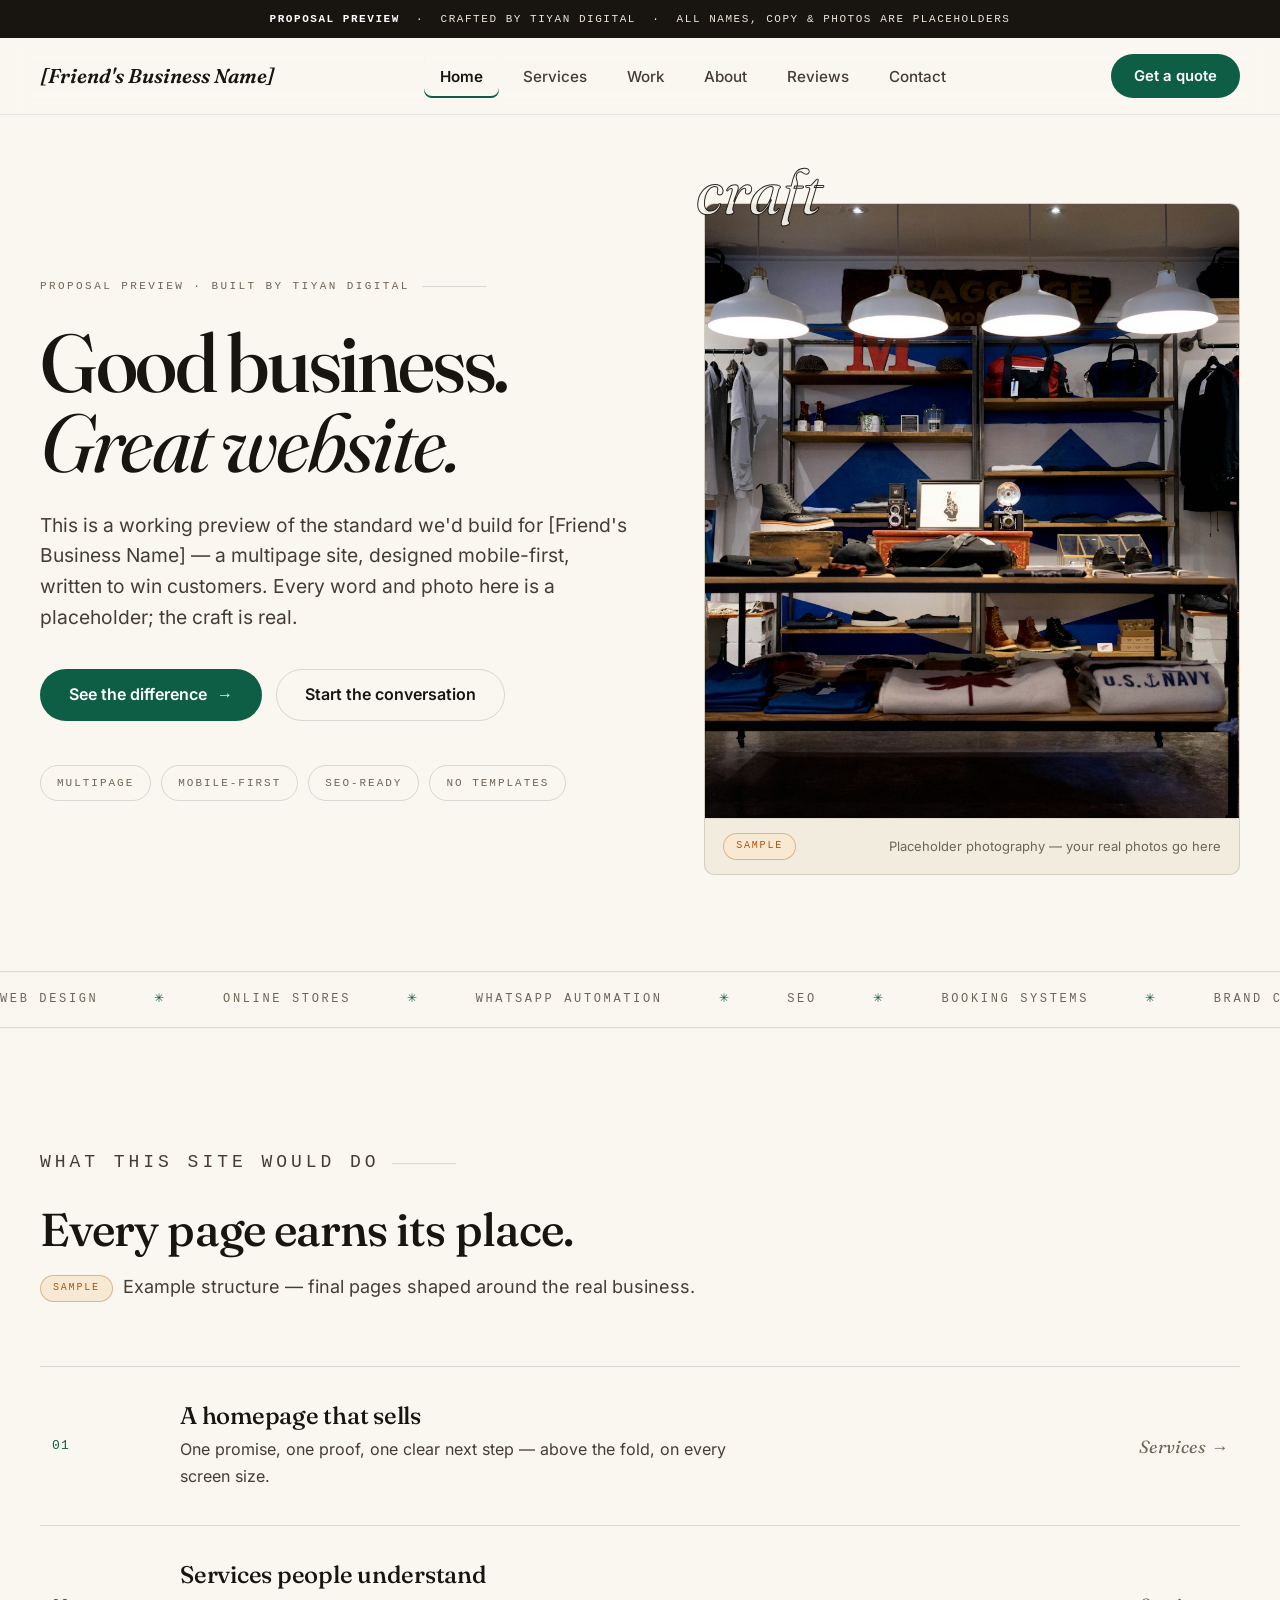
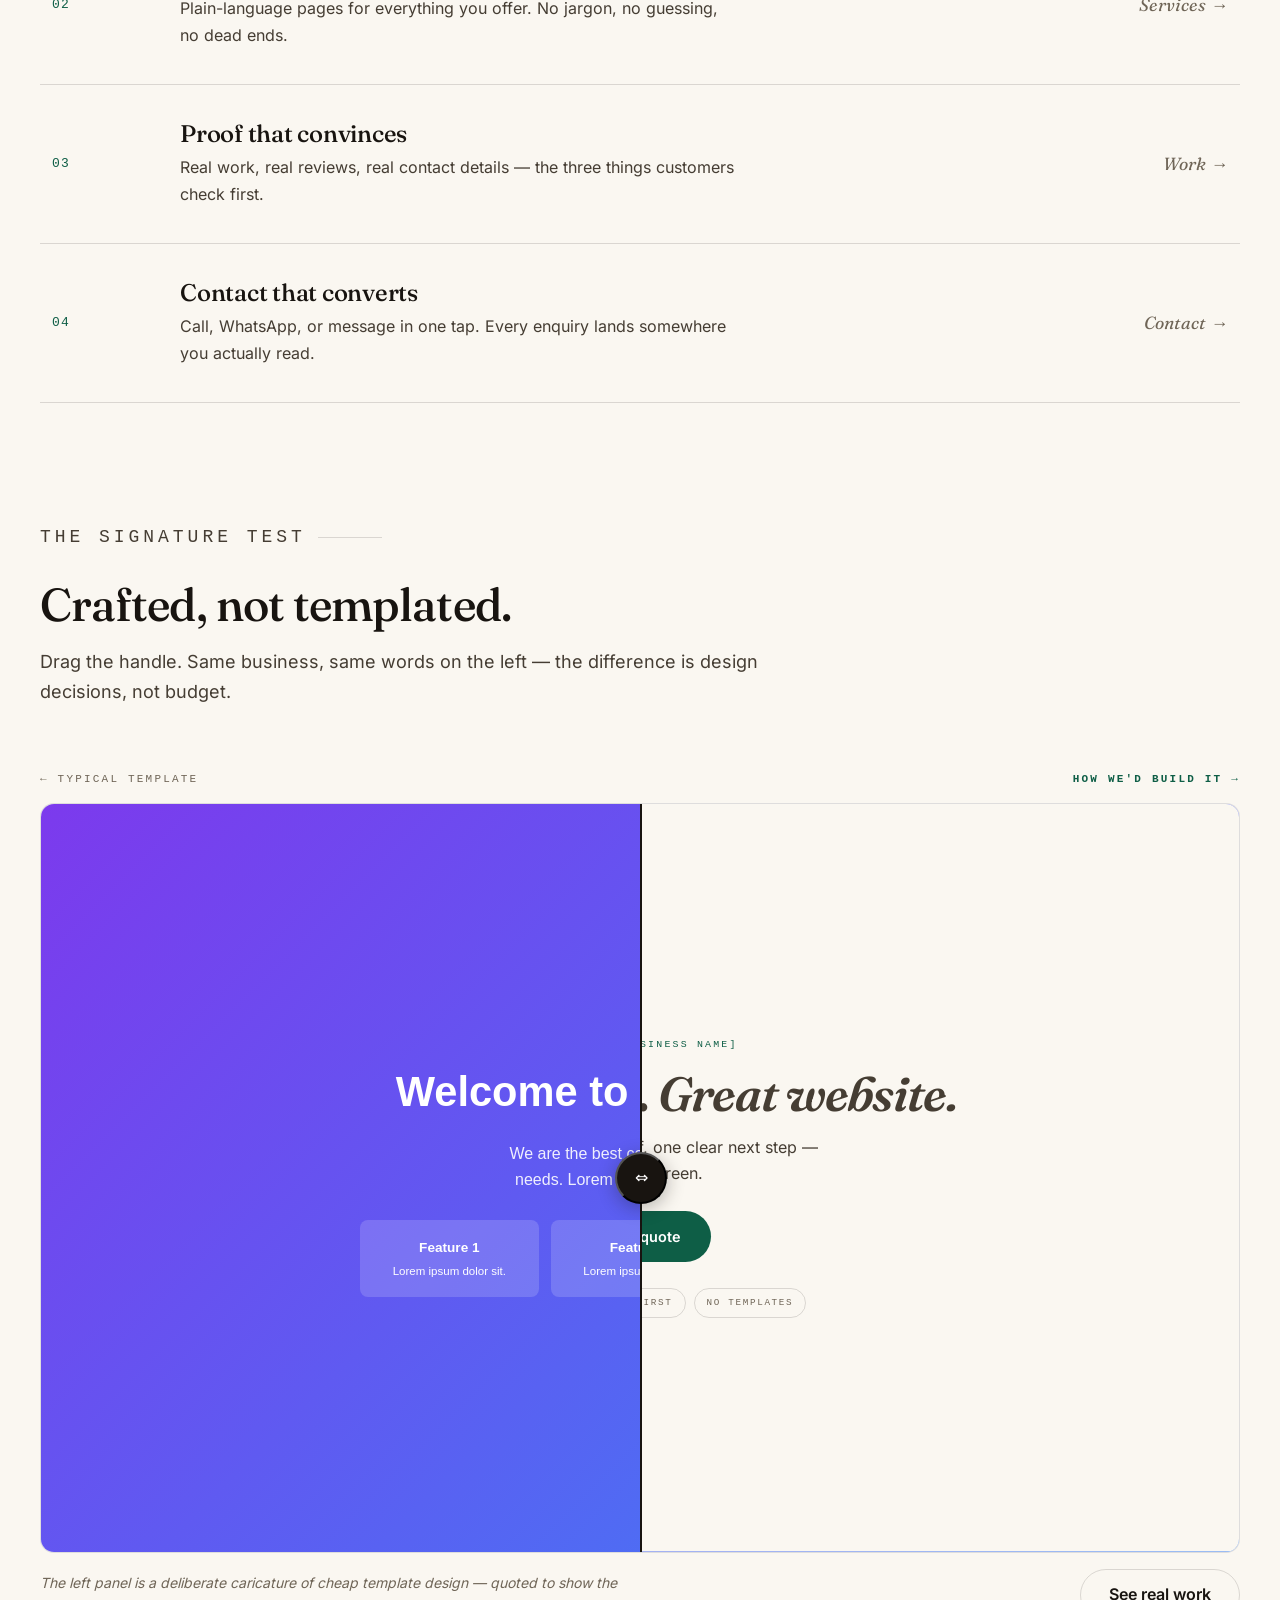
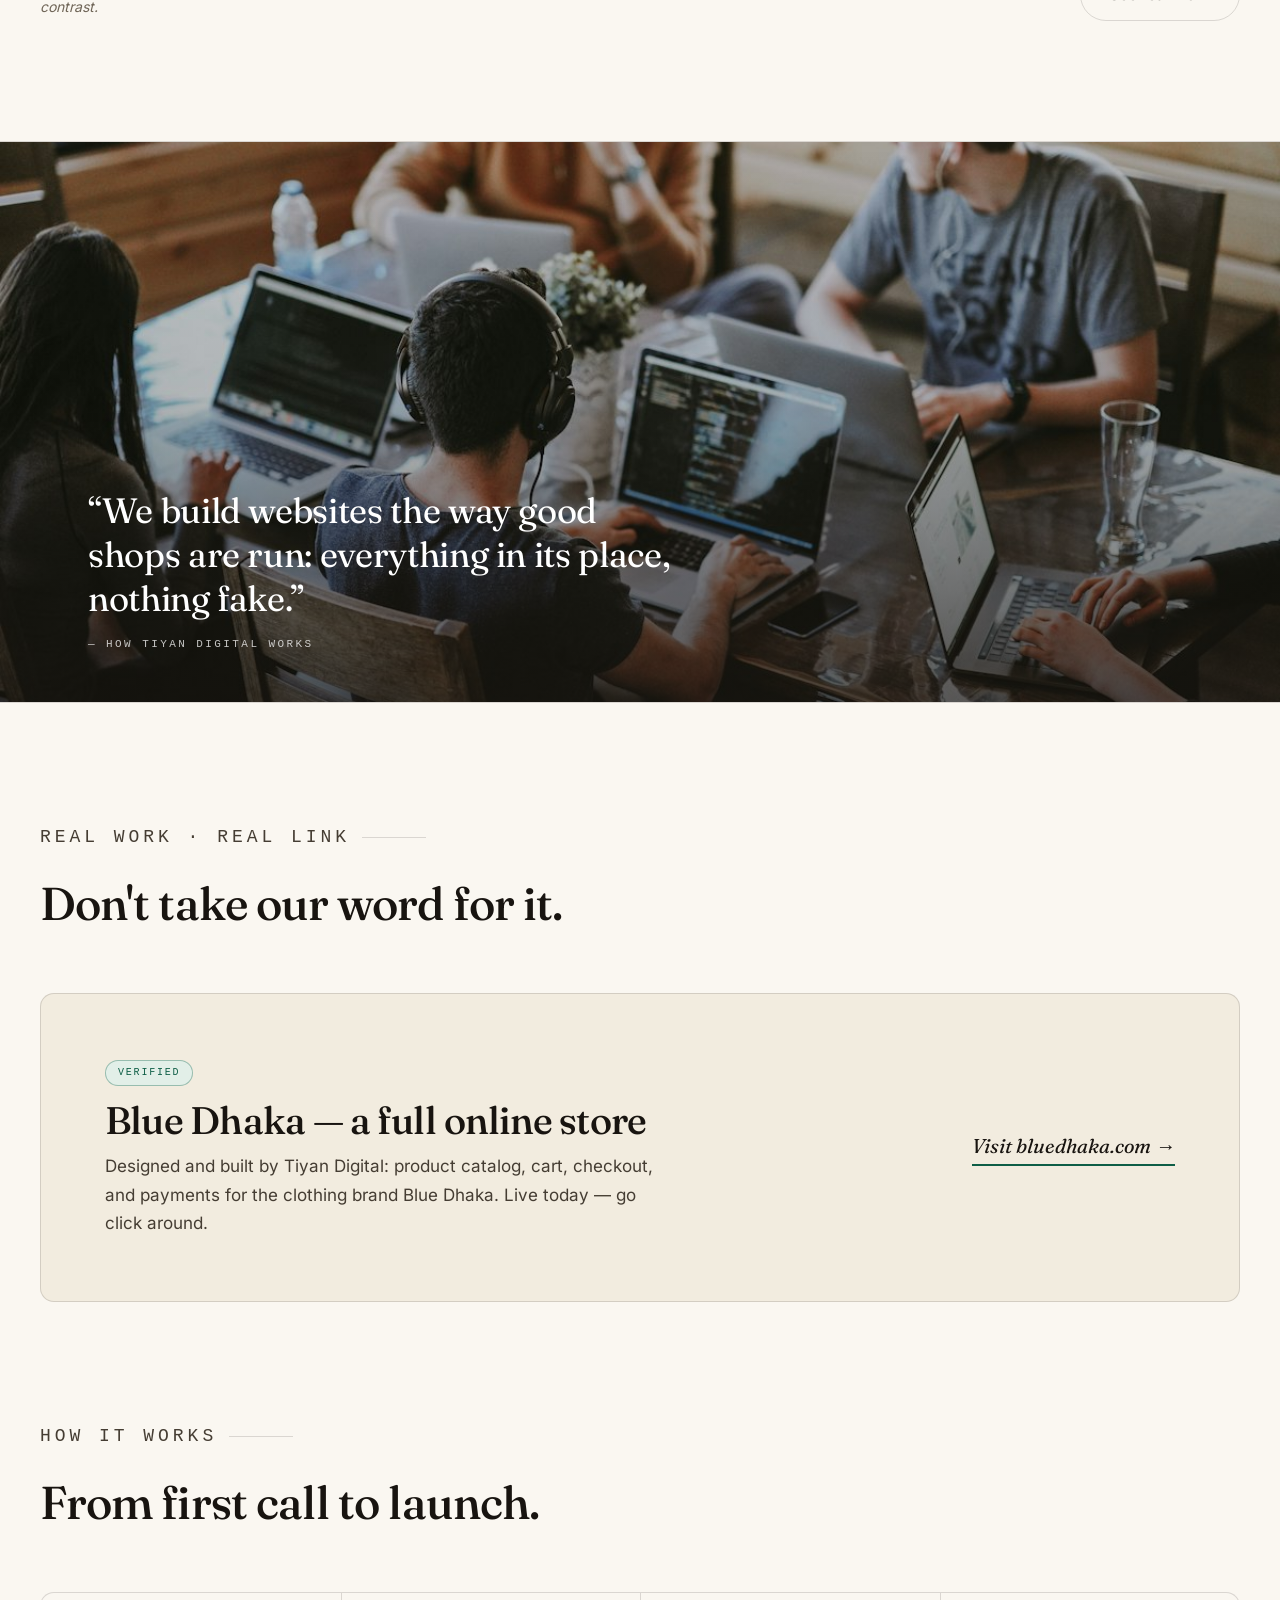
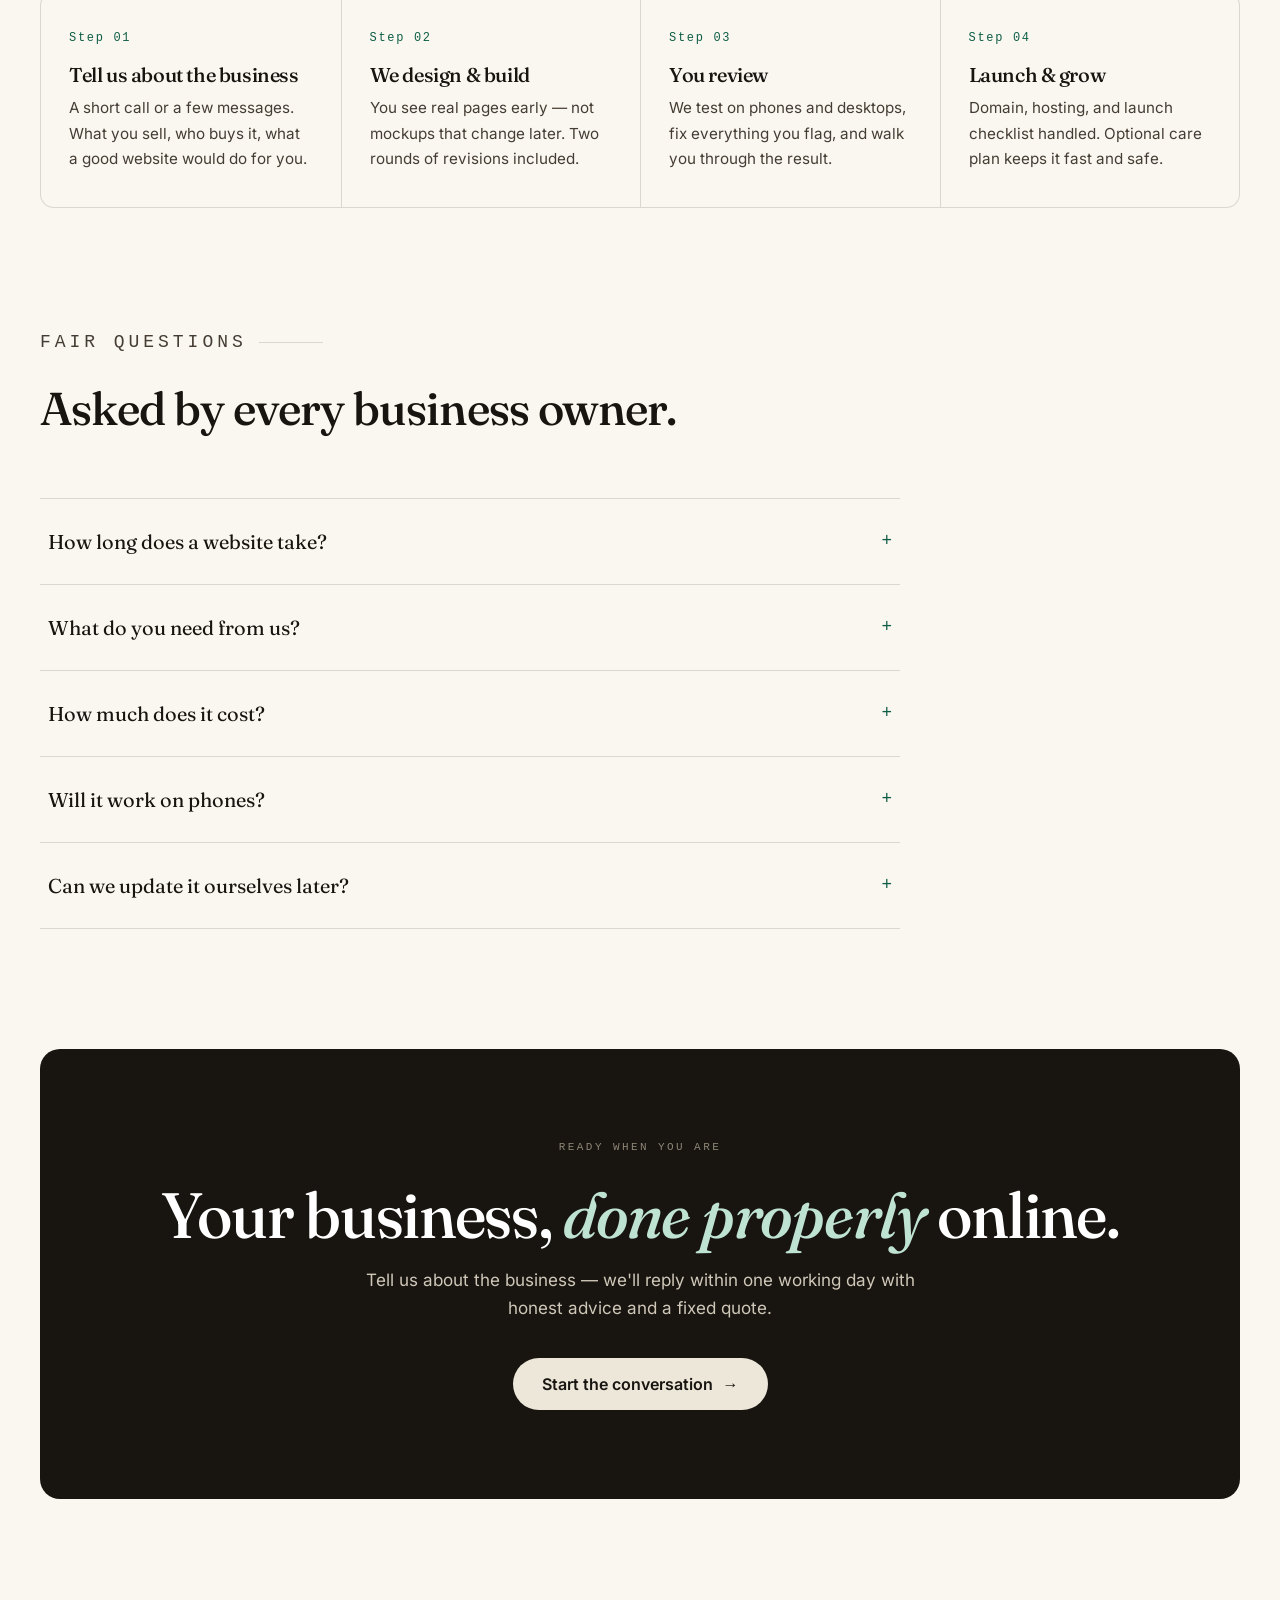
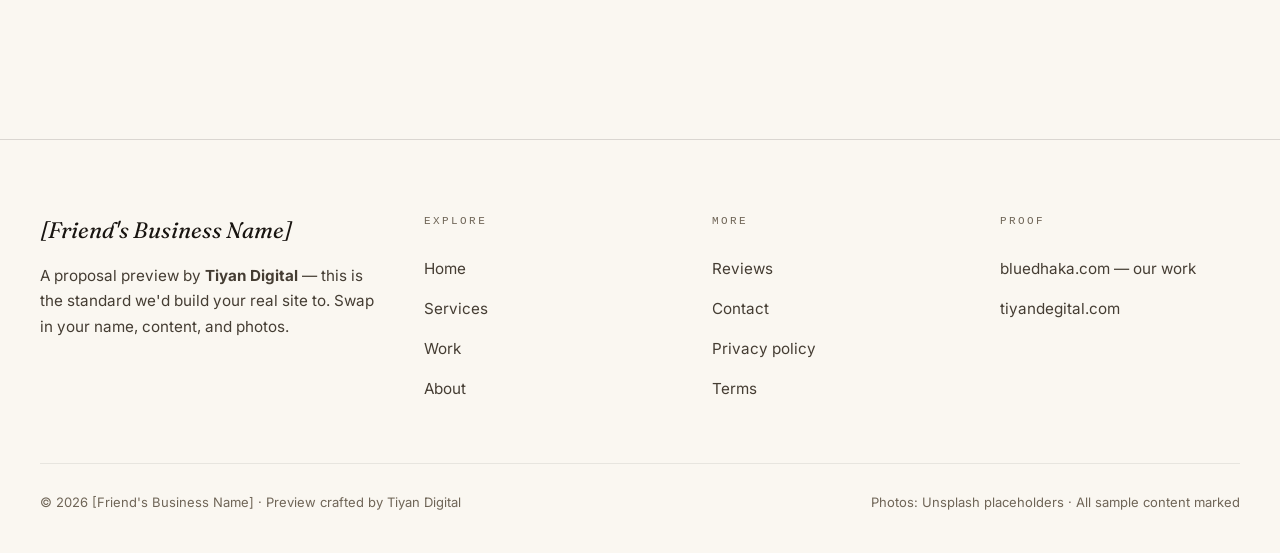
<file: index.html>
<!DOCTYPE html>
<html lang="en" class="no-js">
<head>
<meta charset="UTF-8">
<meta name="viewport" content="width=device-width, initial-scale=1.0">
<title>[Friend's Business Name] — A website done properly | Proposal by Tiyan Digital</title>
<meta name="description" content="Proposal preview: the standard of website Tiyan Digital would build for your business — multipage, mobile-first, written to win customers.">
<meta property="og:title" content="[Friend's Business Name] — proposal preview by Tiyan Digital">
<meta property="og:description" content="A working demo of the quality bar we'd build your site to. Multipage, mobile-first, no templates.">
<meta property="og:type" content="website">
<link rel="stylesheet" href="css/site.css">
<link rel="icon" href="data:image/svg+xml,<svg xmlns='http://www.w3.org/2000/svg' viewBox='0 0 32 32'><rect width='32' height='32' rx='8' fill='%230E5E46'/><text x='16' y='22' font-size='18' text-anchor='middle' fill='white' font-family='Georgia'>✳</text></svg>">
</head>
<body data-page="home">
<a class="skip" href="#main">Skip to content</a>
<div class="demo-banner"><strong>Proposal preview</strong> &nbsp;·&nbsp; crafted by Tiyan Digital &nbsp;·&nbsp; all names, copy &amp; photos are placeholders</div>

<header class="site-header">
  <div class="wrap nav">
    <a class="brand" href="index.html"><span data-biz>[Friend's Business Name]</span></a>
    <nav aria-label="Primary">
      <ul class="nav-links">
        <li><a href="index.html" aria-current="page">Home</a></li>
        <li><a href="services.html">Services</a></li>
        <li><a href="work.html">Work</a></li>
        <li><a href="about.html">About</a></li>
        <li><a href="testimonials.html">Reviews</a></li>
        <li><a href="contact.html">Contact</a></li>
      </ul>
    </nav>
    <div class="nav-cta">
      <a class="btn btn-primary" href="contact.html">Get a quote</a>
      <button class="menu-btn" aria-expanded="false" aria-controls="mobile-menu" aria-label="Open menu"><span></span></button>
    </div>
  </div>
</header>
<div class="mobile-menu" id="mobile-menu">
  <div class="menu-top">
    <span class="brand"><span data-biz>[Friend's Business Name]</span></span>
    <button class="menu-close" aria-label="Close menu">&times;</button>
  </div>
  <ul>
    <li><a href="index.html">Home</a></li>
    <li><a href="services.html">Services</a></li>
    <li><a href="work.html">Work</a></li>
    <li><a href="about.html">About</a></li>
    <li><a href="testimonials.html">Reviews</a></li>
    <li><a href="contact.html">Contact</a></li>
  </ul>
  <a class="btn btn-primary" href="contact.html">Get a quote</a>
</div>

<main id="main">
  <!-- ============ HERO ============ -->
  <section class="hero">
    <div class="wrap hero-grid">
      <div>
        <p class="eyebrow reveal">Proposal preview · Built by Tiyan Digital</p>
        <h1 class="display" aria-label="Good business. Great website.">
          <span class="rise" aria-hidden="true"><span>Good business.</span></span>
          <span class="rise" aria-hidden="true"><span><em>Great website.</em></span></span>
        </h1>
        <p class="sub reveal" style="--rd:.35s">This is a working preview of the standard we'd build for <span data-biz>[Friend's Business Name]</span> — a multipage site, designed mobile-first, written to win customers. Every word and photo here is a placeholder; the craft is real.</p>
        <div class="hero-ctas reveal" style="--rd:.45s">
          <a class="btn btn-primary" href="#difference">See the difference <span class="arr" aria-hidden="true">→</span></a>
          <a class="btn btn-ghost" href="contact.html">Start the conversation</a>
        </div>
        <ul class="hero-strip reveal" style="--rd:.55s">
          <li>Multipage</li><li>Mobile-first</li><li>SEO-ready</li><li>No templates</li>
        </ul>
      </div>
      <figure class="hero-media reveal" style="--rd:.3s">
        <span class="hero-word" aria-hidden="true">craft</span>
        <div class="frame">
          <img src="images/storefront.jpg" alt="Placeholder photo of a welcoming shopfront" width="1600" height="1068" fetchpriority="high">
          <figcaption><span class="ph">Sample</span> Placeholder photography — your real photos go here</figcaption>
        </div>
      </figure>
    </div>
  </section>

  <!-- ============ MARQUEE ============ -->
  <div class="marquee" aria-hidden="true">
    <div class="marquee-track">
      <span>Web design <i>✳</i> Online stores <i>✳</i> WhatsApp automation <i>✳</i> SEO <i>✳</i> Booking systems <i>✳</i> Brand copy <i>✳</i>&nbsp;</span>
      <span>Web design <i>✳</i> Online stores <i>✳</i> WhatsApp automation <i>✳</i> SEO <i>✳</i> Booking systems <i>✳</i> Brand copy <i>✳</i>&nbsp;</span>
    </div>
  </div>

  <!-- ============ WHAT THIS SITE WOULD DO ============ -->
  <section class="section">
    <div class="wrap">
      <div class="sec-head reveal">
        <p class="eyebrow">What this site would do</p>
        <h2>Every page earns its place.</h2>
        <p><span class="ph">Sample</span> &nbsp;Example structure — final pages shaped around the real business.</p>
      </div>
      <ol class="num-list">
        <li class="reveal">
          <span class="n">01</span>
          <div><h3>A homepage that sells</h3><p>One promise, one proof, one clear next step — above the fold, on every screen size.</p></div>
          <a class="go" href="services.html">Services →</a>
        </li>
        <li class="reveal" style="--rd:.08s">
          <span class="n">02</span>
          <div><h3>Services people understand</h3><p>Plain-language pages for everything you offer. No jargon, no guessing, no dead ends.</p></div>
          <a class="go" href="services.html">Services →</a>
        </li>
        <li class="reveal" style="--rd:.16s">
          <span class="n">03</span>
          <div><h3>Proof that convinces</h3><p>Real work, real reviews, real contact details — the three things customers check first.</p></div>
          <a class="go" href="work.html">Work →</a>
        </li>
        <li class="reveal" style="--rd:.24s">
          <span class="n">04</span>
          <div><h3>Contact that converts</h3><p>Call, WhatsApp, or message in one tap. Every enquiry lands somewhere you actually read.</p></div>
          <a class="go" href="contact.html">Contact →</a>
        </li>
      </ol>
    </div>
  </section>

  <!-- ============ SIGNATURE: BEFORE / AFTER ============ -->
  <section class="section" id="difference" style="padding-top:0">
    <div class="wrap">
      <div class="sec-head reveal">
        <p class="eyebrow">The signature test</p>
        <h2>Crafted, not templated.</h2>
        <p>Drag the handle. Same business, same words on the left — the difference is design decisions, not budget.</p>
      </div>
      <div class="compare reveal">
        <div class="compare-labels" aria-hidden="true">
          <span class="left">← Typical template</span>
          <span class="right">How we'd build it →</span>
        </div>
        <div class="compare-stage" role="group" aria-label="Before and after comparison slider">
          <!-- LEFT: deliberate caricature of template design -->
          <div class="compare-pane">
            <div class="mock mock-template" aria-hidden="true">
              <h4>Welcome to Our Website</h4>
              <p>We are the best company for all your needs. Lorem ipsum dolor sit amet.</p>
              <div class="cards">
                <div class="card"><b>Feature 1</b>Lorem ipsum dolor sit.</div>
                <div class="card"><b>Feature 2</b>Lorem ipsum dolor sit.</div>
                <div class="card"><b>Feature 3</b>Lorem ipsum dolor sit.</div>
              </div>
            </div>
          </div>
          <!-- RIGHT: our design language -->
          <div class="compare-pane compare-after">
            <div class="mock mock-crafted" aria-hidden="true">
              <p class="k">[Friend's Business Name]</p>
              <h4>Good business. <em>Great website.</em></h4>
              <p>One promise, one proof, one clear next step — on every screen.</p>
              <span class="cta">Get a quote</span>
              <div class="strip"><span>Multipage</span><span>Mobile-first</span><span>No templates</span></div>
            </div>
          </div>
          <div class="compare-handle">
            <button class="compare-grip" aria-label="Comparison divider. Use left and right arrow keys to move." aria-valuemin="4" aria-valuemax="96" aria-valuenow="50" role="slider">⇔</button>
          </div>
          <span class="sr-pos" role="status" style="position:absolute;width:1px;height:1px;overflow:hidden;clip:rect(0 0 0 0)"></span>
        </div>
        <div class="compare-note">
          <p class="ph-note">The left panel is a deliberate caricature of cheap template design — quoted to show the contrast.</p>
          <a class="btn btn-ghost" href="work.html">See real work</a>
        </div>
      </div>
    </div>
  </section>

  <!-- ============ IMAGE BREAK ============ -->
  <section class="break" aria-label="Studio note">
    <img src="images/team.jpg" alt="Placeholder photo of people working together" width="1200" height="800" loading="lazy">
    <div class="veil">
      <blockquote class="reveal">
        <p>“We build websites the way good shops are run: everything in its place, nothing fake.”</p>
        <cite>— How Tiyan Digital works</cite>
      </blockquote>
    </div>
  </section>

  <!-- ============ REAL PROOF ============ -->
  <section class="section">
    <div class="wrap">
      <div class="sec-head reveal">
        <p class="eyebrow">Real work · Real link</p>
        <h2>Don't take our word for it.</h2>
      </div>
      <div class="proof reveal">
        <div>
          <span class="ph" style="color:var(--accent);background:#E2EFE8;border-color:rgba(14,94,70,.35)">Verified</span>
          <h3>Blue Dhaka — a full online store</h3>
          <p>Designed and built by Tiyan Digital: product catalog, cart, checkout, and payments for the clothing brand Blue Dhaka. Live today — go click around.</p>
        </div>
        <a class="visit" href="https://bluedhaka.com" target="_blank" rel="noopener">Visit bluedhaka.com →</a>
      </div>
    </div>
  </section>

  <!-- ============ PROCESS ============ -->
  <section class="section" style="padding-top:0">
    <div class="wrap">
      <div class="sec-head reveal">
        <p class="eyebrow">How it works</p>
        <h2>From first call to launch.</h2>
      </div>
      <div class="steps">
        <div class="step reveal"><span class="n">Step 01</span><h3>Tell us about the business</h3><p>A short call or a few messages. What you sell, who buys it, what a good website would do for you.</p></div>
        <div class="step reveal" style="--rd:.08s"><span class="n">Step 02</span><h3>We design &amp; build</h3><p>You see real pages early — not mockups that change later. Two rounds of revisions included.</p></div>
        <div class="step reveal" style="--rd:.16s"><span class="n">Step 03</span><h3>You review</h3><p>We test on phones and desktops, fix everything you flag, and walk you through the result.</p></div>
        <div class="step reveal" style="--rd:.24s"><span class="n">Step 04</span><h3>Launch &amp; grow</h3><p>Domain, hosting, and launch checklist handled. Optional care plan keeps it fast and safe.</p></div>
      </div>
    </div>
  </section>

  <!-- ============ FAQ ============ -->
  <section class="section" style="padding-top:0">
    <div class="wrap">
      <div class="sec-head reveal">
        <p class="eyebrow">Fair questions</p>
        <h2>Asked by every business owner.</h2>
      </div>
      <div class="faq">
        <details class="reveal"><summary>How long does a website take?<span class="pm" aria-hidden="true">+</span></summary><div class="a"><p>A site like this preview typically takes 2–4 weeks from first call to launch — mostly depending on how quickly photos and content come together.</p></div></details>
        <details class="reveal"><summary>What do you need from us?<span class="pm" aria-hidden="true">+</span></summary><div class="a"><p>Your logo (or we'll design one), photos of the business, and an hour of your time to tell us what makes it good. We handle everything else.</p></div></details>
        <details class="reveal"><summary>How much does it cost?<span class="pm" aria-hidden="true">+</span></summary><div class="a"><p>Every business is different, so we quote after a short conversation — fixed price, in writing, before any work starts. No hourly billing, no surprises.</p></div></details>
        <details class="reveal"><summary>Will it work on phones?<span class="pm" aria-hidden="true">+</span></summary><div class="a"><p>Most of your customers will visit on a phone, so every page is designed mobile-first and checked on real screen sizes before launch.</p></div></details>
        <details class="reveal"><summary>Can we update it ourselves later?<span class="pm" aria-hidden="true">+</span></summary><div class="a"><p>Yes. We build on systems you can edit, and we record a short walkthrough showing exactly how — no developer required for everyday changes.</p></div></details>
      </div>
    </div>
  </section>

  <!-- ============ FINAL CTA ============ -->
  <section class="section" style="padding-top:0">
    <div class="wrap">
      <div class="final reveal">
        <p class="mono">Ready when you are</p>
        <h2>Your business, <em>done properly</em> online.</h2>
        <p>Tell us about the business — we'll reply within one working day with honest advice and a fixed quote.</p>
        <a class="btn btn-primary" href="contact.html">Start the conversation <span class="arr" aria-hidden="true">→</span></a>
      </div>
    </div>
  </section>
</main>

<footer class="site">
  <div class="wrap">
    <div class="foot-grid">
      <div>
        <p class="foot-brand"><span data-biz>[Friend's Business Name]</span></p>
        <p style="font-size:.95rem">A proposal preview by <strong>Tiyan Digital</strong> — this is the standard we'd build your real site to. Swap in your name, content, and photos.</p>
      </div>
      <div>
        <h4>Explore</h4>
        <ul>
          <li><a href="index.html">Home</a></li>
          <li><a href="services.html">Services</a></li>
          <li><a href="work.html">Work</a></li>
          <li><a href="about.html">About</a></li>
        </ul>
      </div>
      <div>
        <h4>More</h4>
        <ul>
          <li><a href="testimonials.html">Reviews</a></li>
          <li><a href="contact.html">Contact</a></li>
          <li><a href="privacy.html">Privacy policy</a></li>
          <li><a href="terms.html">Terms</a></li>
        </ul>
      </div>
      <div>
        <h4>Proof</h4>
        <ul>
          <li><a href="https://bluedhaka.com" target="_blank" rel="noopener">bluedhaka.com — our work</a></li>
          <li><a href="https://tiyandegital.com" target="_blank" rel="noopener">tiyandegital.com</a></li>
        </ul>
      </div>
    </div>
    <div class="foot-base">
      <span>© <span id="year">2026</span> <span data-biz>[Friend's Business Name]</span> · Preview crafted by Tiyan Digital</span>
      <span>Photos: Unsplash placeholders · All sample content marked</span>
    </div>
  </div>
</footer>
<script src="js/site.js" defer></script>
</body>
</html>
</file>
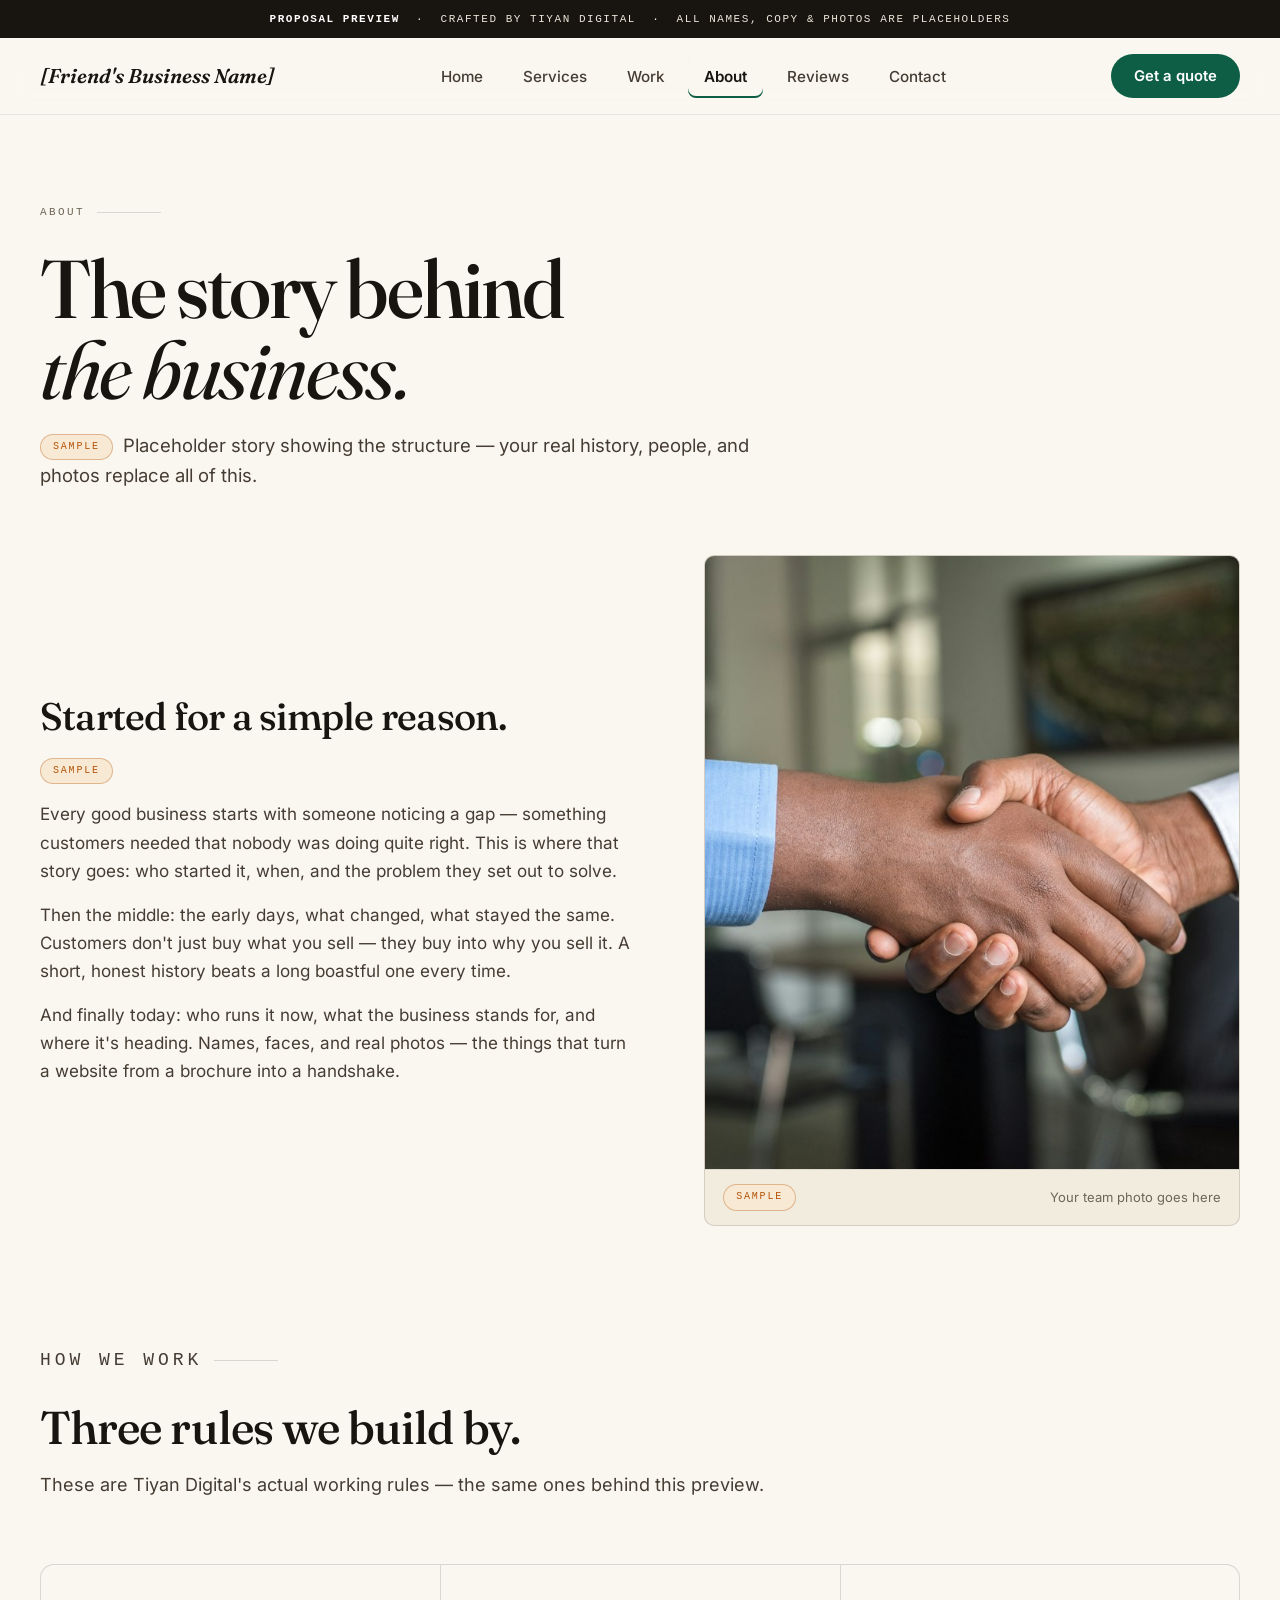
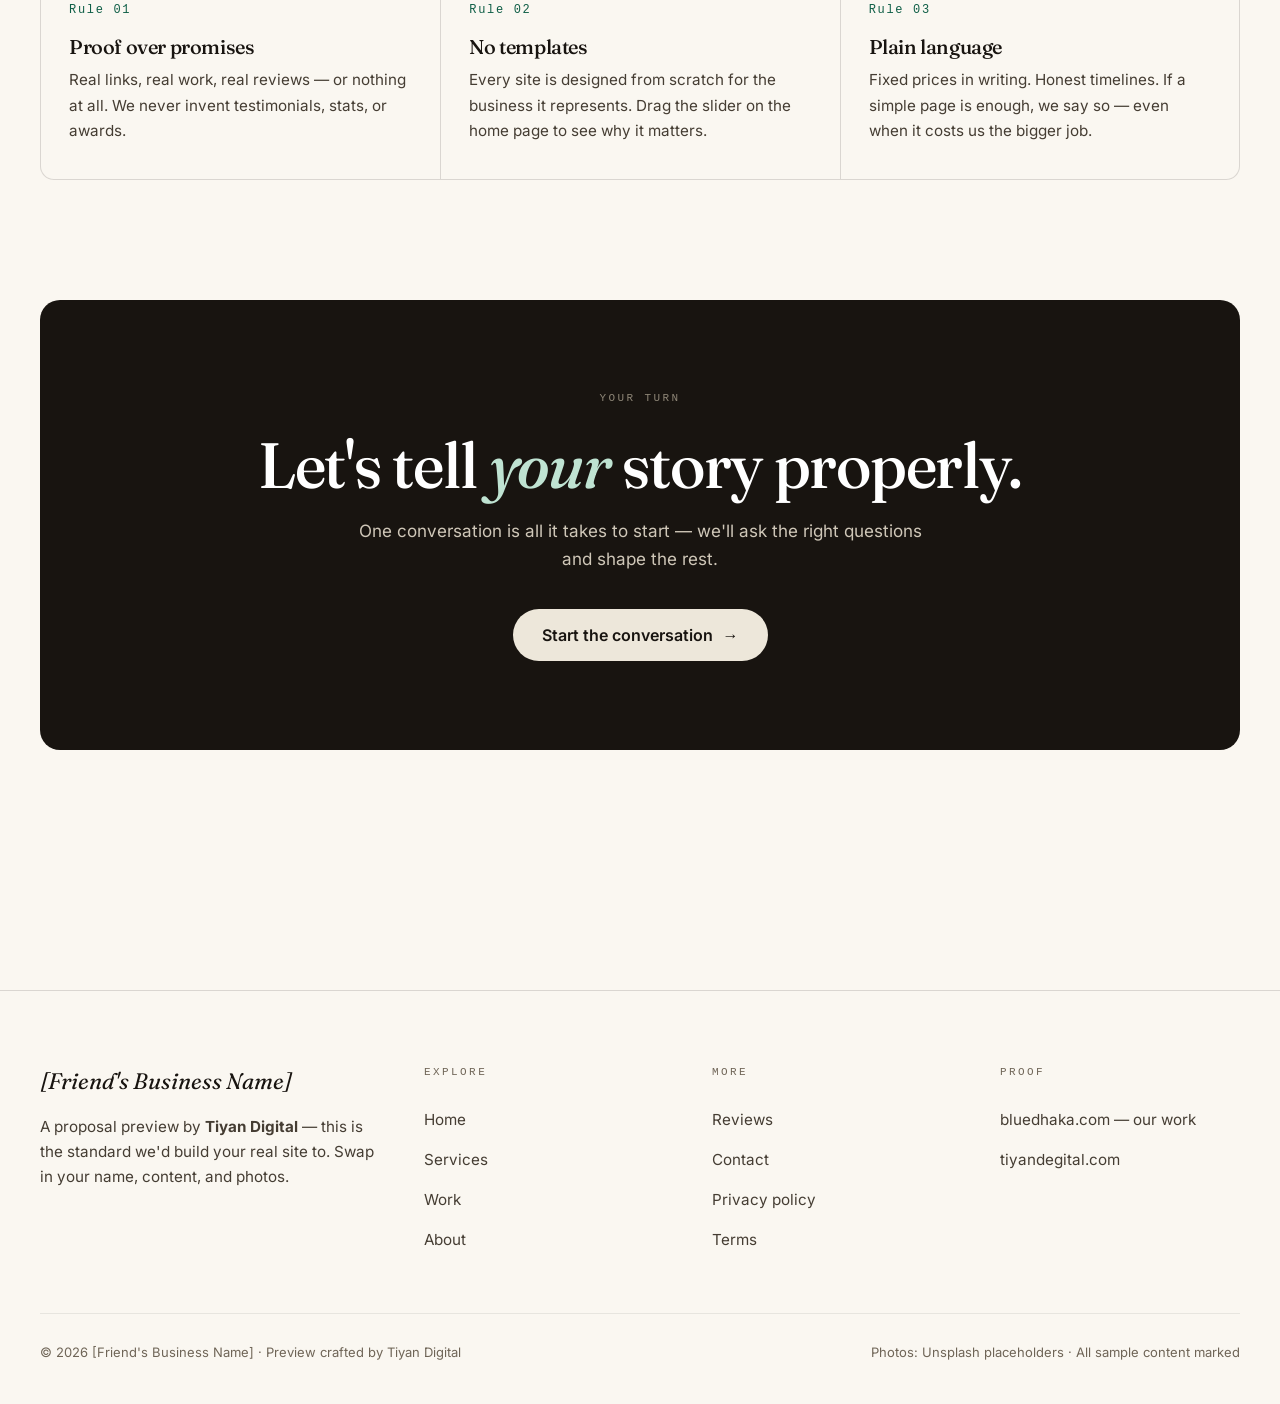
<file: about.html>
<!DOCTYPE html>
<html lang="en" class="no-js">
<head>
<meta charset="UTF-8">
<meta name="viewport" content="width=device-width, initial-scale=1.0">
<title>About — [Friend's Business Name] | Proposal by Tiyan Digital</title>
<meta name="description" content="The story page template: how we'd tell your business's story — placeholder copy showing the structure.">
<meta property="og:title" content="About — proposal preview by Tiyan Digital">
<meta property="og:type" content="website">
<link rel="stylesheet" href="css/site.css">
<link rel="icon" href="data:image/svg+xml,<svg xmlns='http://www.w3.org/2000/svg' viewBox='0 0 32 32'><rect width='32' height='32' rx='8' fill='%230E5E46'/><text x='16' y='22' font-size='18' text-anchor='middle' fill='white' font-family='Georgia'>✳</text></svg>">
</head>
<body data-page="about">
<a class="skip" href="#main">Skip to content</a>
<div class="demo-banner"><strong>Proposal preview</strong> &nbsp;·&nbsp; crafted by Tiyan Digital &nbsp;·&nbsp; all names, copy &amp; photos are placeholders</div>

<header class="site-header">
  <div class="wrap nav">
    <a class="brand" href="index.html"><span data-biz>[Friend's Business Name]</span></a>
    <nav aria-label="Primary">
      <ul class="nav-links">
        <li><a href="index.html">Home</a></li>
        <li><a href="services.html">Services</a></li>
        <li><a href="work.html">Work</a></li>
        <li><a href="about.html" aria-current="page">About</a></li>
        <li><a href="testimonials.html">Reviews</a></li>
        <li><a href="contact.html">Contact</a></li>
      </ul>
    </nav>
    <div class="nav-cta">
      <a class="btn btn-primary" href="contact.html">Get a quote</a>
      <button class="menu-btn" aria-expanded="false" aria-controls="mobile-menu" aria-label="Open menu"><span></span></button>
    </div>
  </div>
</header>
<div class="mobile-menu" id="mobile-menu">
  <div class="menu-top">
    <span class="brand"><span data-biz>[Friend's Business Name]</span></span>
    <button class="menu-close" aria-label="Close menu">&times;</button>
  </div>
  <ul>
    <li><a href="index.html">Home</a></li>
    <li><a href="services.html">Services</a></li>
    <li><a href="work.html">Work</a></li>
    <li><a href="about.html">About</a></li>
    <li><a href="testimonials.html">Reviews</a></li>
    <li><a href="contact.html">Contact</a></li>
  </ul>
  <a class="btn btn-primary" href="contact.html">Get a quote</a>
</div>

<main id="main">
  <section class="page-hero">
    <div class="wrap">
      <p class="eyebrow reveal">About</p>
      <h1 class="display reveal" style="--rd:.1s">The story behind<br><em>the business.</em></h1>
      <p class="sub reveal" style="--rd:.2s"><span class="ph">Sample</span> &nbsp;Placeholder story showing the structure — your real history, people, and photos replace all of this.</p>
    </div>
  </section>

  <section class="section" style="padding-top:0">
    <div class="wrap hero-grid">
      <div class="reveal">
        <h2 style="font-size:clamp(1.6rem,3vw,2.4rem);margin-bottom:20px">Started for a simple reason.</h2>
        <p style="margin-bottom:16px"><span class="ph">Sample</span></p>
        <p style="margin-bottom:16px">Every good business starts with someone noticing a gap — something customers needed that nobody was doing quite right. This is where that story goes: who started it, when, and the problem they set out to solve.</p>
        <p style="margin-bottom:16px">Then the middle: the early days, what changed, what stayed the same. Customers don't just buy what you sell — they buy into why you sell it. A short, honest history beats a long boastful one every time.</p>
        <p>And finally today: who runs it now, what the business stands for, and where it's heading. Names, faces, and real photos — the things that turn a website from a brochure into a handshake.</p>
      </div>
      <figure class="hero-media reveal" style="--rd:.15s">
        <div class="frame">
          <img src="images/handshake.jpg" alt="Placeholder photo of a handshake" width="1200" height="801" loading="lazy">
          <figcaption><span class="ph">Sample</span> Your team photo goes here</figcaption>
        </div>
      </figure>
    </div>
  </section>

  <section class="section" style="padding-top:0">
    <div class="wrap">
      <div class="sec-head reveal">
        <p class="eyebrow">How we work</p>
        <h2>Three rules we build by.</h2>
        <p>These are Tiyan Digital's actual working rules — the same ones behind this preview.</p>
      </div>
      <div class="steps cols-3">
        <div class="step reveal"><span class="n">Rule 01</span><h3>Proof over promises</h3><p>Real links, real work, real reviews — or nothing at all. We never invent testimonials, stats, or awards.</p></div>
        <div class="step reveal" style="--rd:.08s"><span class="n">Rule 02</span><h3>No templates</h3><p>Every site is designed from scratch for the business it represents. Drag the slider on the home page to see why it matters.</p></div>
        <div class="step reveal" style="--rd:.16s"><span class="n">Rule 03</span><h3>Plain language</h3><p>Fixed prices in writing. Honest timelines. If a simple page is enough, we say so — even when it costs us the bigger job.</p></div>
      </div>
    </div>
  </section>

  <section class="section" style="padding-top:0">
    <div class="wrap">
      <div class="final reveal">
        <p class="mono">Your turn</p>
        <h2>Let's tell <em>your</em> story properly.</h2>
        <p>One conversation is all it takes to start — we'll ask the right questions and shape the rest.</p>
        <a class="btn btn-primary" href="contact.html">Start the conversation <span class="arr" aria-hidden="true">→</span></a>
      </div>
    </div>
  </section>
</main>

<footer class="site">
  <div class="wrap">
    <div class="foot-grid">
      <div>
        <p class="foot-brand"><span data-biz>[Friend's Business Name]</span></p>
        <p style="font-size:.95rem">A proposal preview by <strong>Tiyan Digital</strong> — this is the standard we'd build your real site to. Swap in your name, content, and photos.</p>
      </div>
      <div>
        <h4>Explore</h4>
        <ul>
          <li><a href="index.html">Home</a></li>
          <li><a href="services.html">Services</a></li>
          <li><a href="work.html">Work</a></li>
          <li><a href="about.html">About</a></li>
        </ul>
      </div>
      <div>
        <h4>More</h4>
        <ul>
          <li><a href="testimonials.html">Reviews</a></li>
          <li><a href="contact.html">Contact</a></li>
          <li><a href="privacy.html">Privacy policy</a></li>
          <li><a href="terms.html">Terms</a></li>
        </ul>
      </div>
      <div>
        <h4>Proof</h4>
        <ul>
          <li><a href="https://bluedhaka.com" target="_blank" rel="noopener">bluedhaka.com — our work</a></li>
          <li><a href="https://tiyandegital.com" target="_blank" rel="noopener">tiyandegital.com</a></li>
        </ul>
      </div>
    </div>
    <div class="foot-base">
      <span>© <span id="year">2026</span> <span data-biz>[Friend's Business Name]</span> · Preview crafted by Tiyan Digital</span>
      <span>Photos: Unsplash placeholders · All sample content marked</span>
    </div>
  </div>
</footer>
<script src="js/site.js" defer></script>
</body>
</html>
</file>
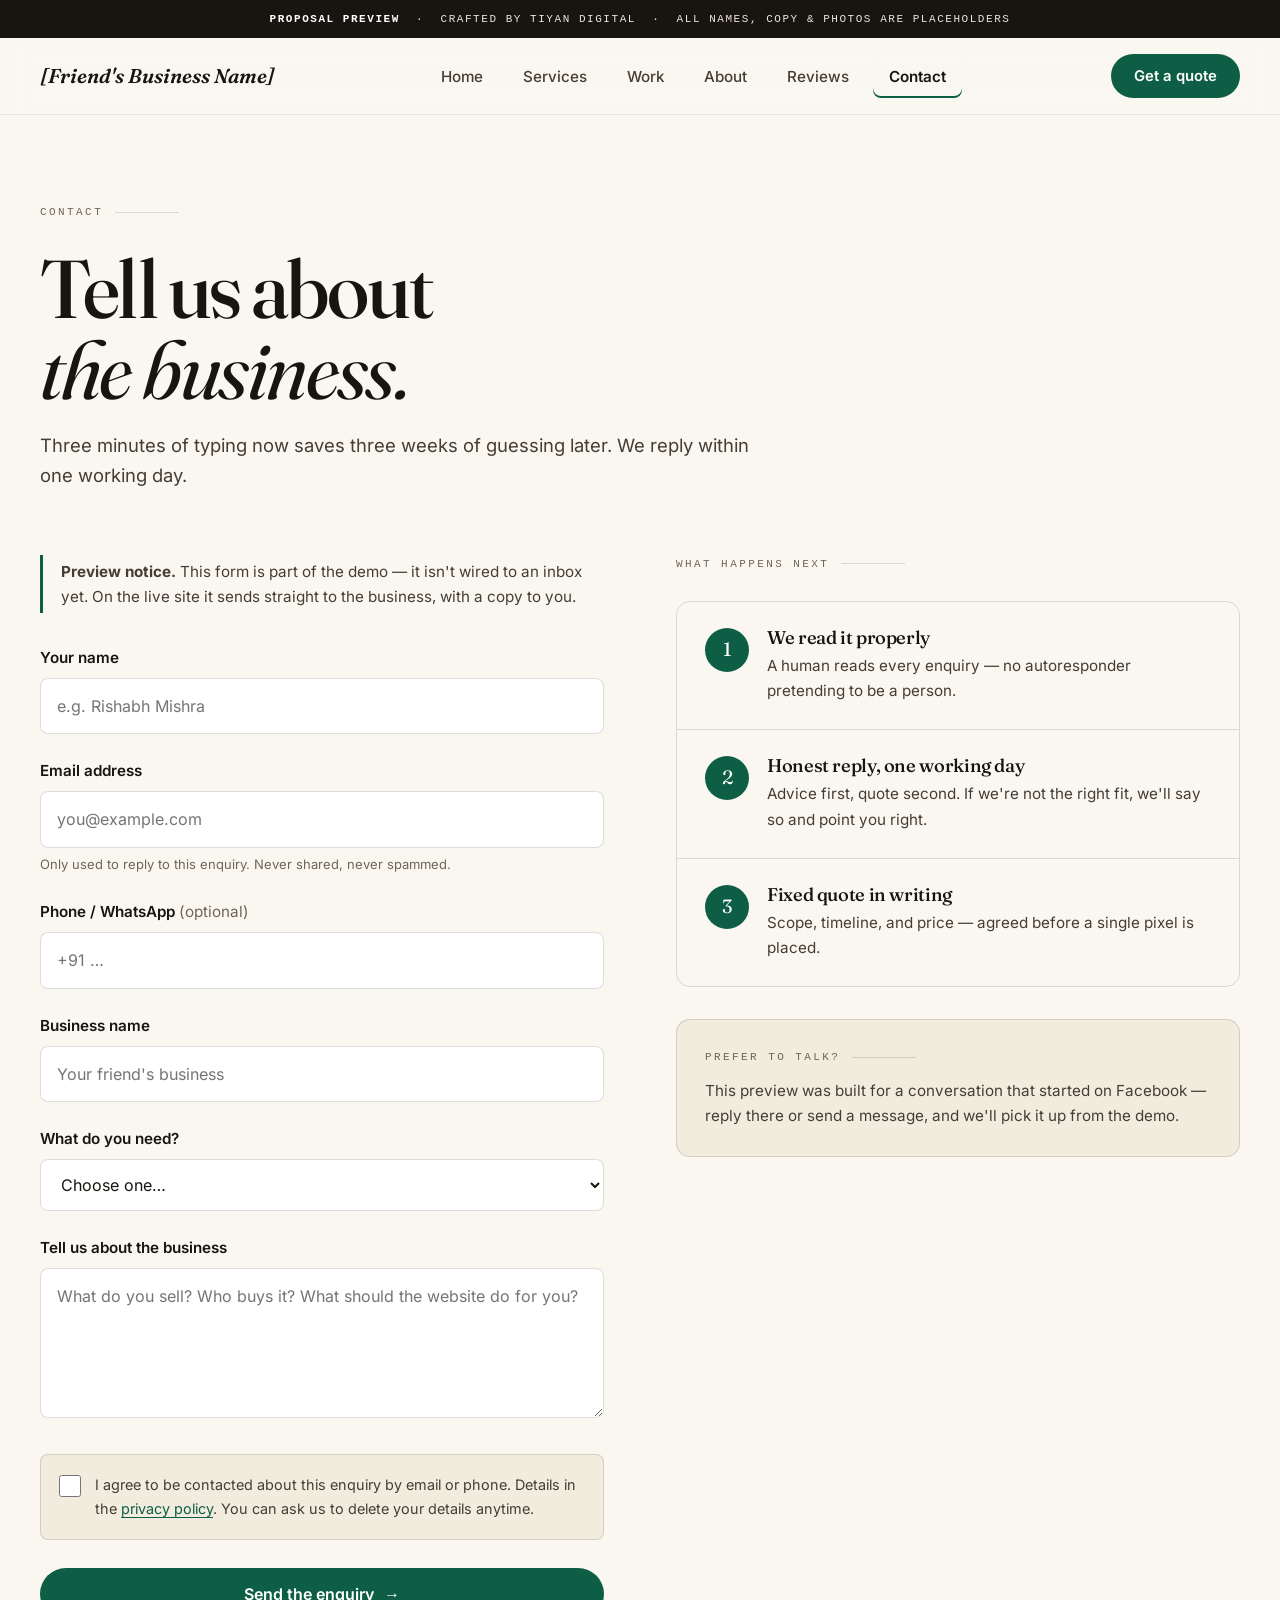
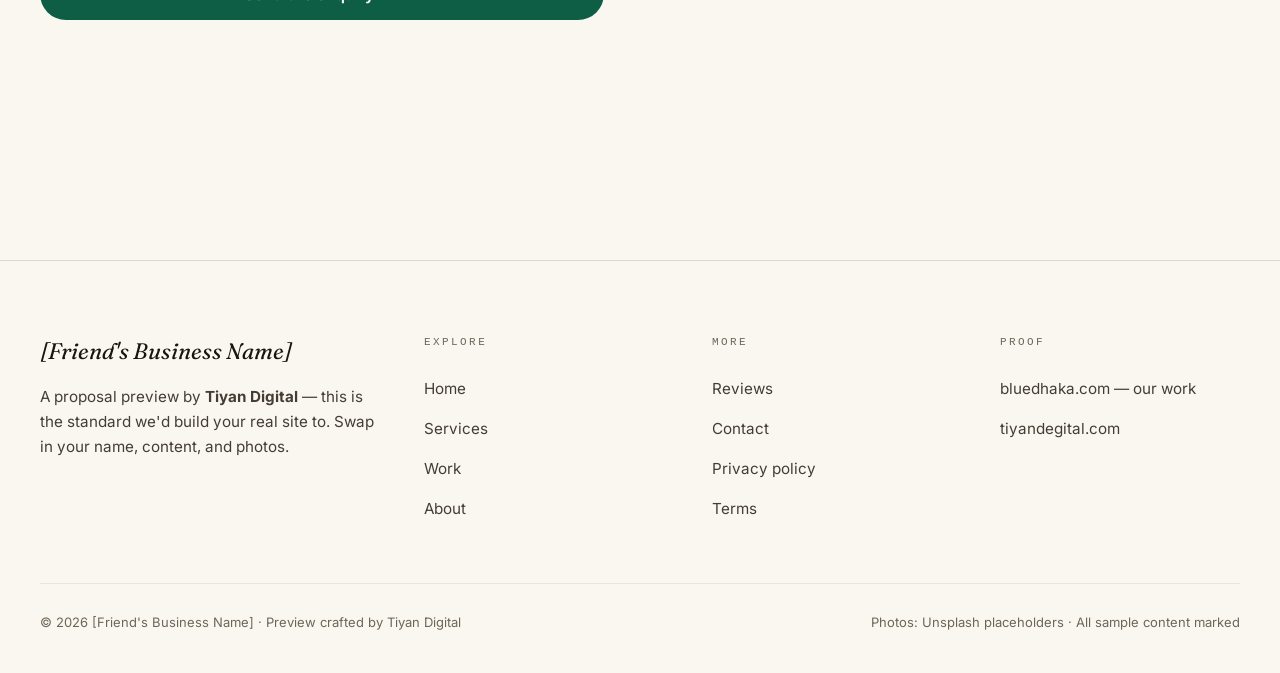
<file: contact.html>
<!DOCTYPE html>
<html lang="en" class="no-js">
<head>
<meta charset="UTF-8">
<meta name="viewport" content="width=device-width, initial-scale=1.0">
<title>Contact — [Friend's Business Name] | Proposal by Tiyan Digital</title>
<meta name="description" content="Start the conversation: tell us about your business and get honest advice plus a fixed quote within one working day.">
<meta property="og:title" content="Contact — proposal preview by Tiyan Digital">
<meta property="og:type" content="website">
<link rel="stylesheet" href="css/site.css">
<link rel="icon" href="data:image/svg+xml,<svg xmlns='http://www.w3.org/2000/svg' viewBox='0 0 32 32'><rect width='32' height='32' rx='8' fill='%230E5E46'/><text x='16' y='22' font-size='18' text-anchor='middle' fill='white' font-family='Georgia'>✳</text></svg>">
</head>
<body data-page="contact">
<a class="skip" href="#main">Skip to content</a>
<div class="demo-banner"><strong>Proposal preview</strong> &nbsp;·&nbsp; crafted by Tiyan Digital &nbsp;·&nbsp; all names, copy &amp; photos are placeholders</div>

<header class="site-header">
  <div class="wrap nav">
    <a class="brand" href="index.html"><span data-biz>[Friend's Business Name]</span></a>
    <nav aria-label="Primary">
      <ul class="nav-links">
        <li><a href="index.html">Home</a></li>
        <li><a href="services.html">Services</a></li>
        <li><a href="work.html">Work</a></li>
        <li><a href="about.html">About</a></li>
        <li><a href="testimonials.html">Reviews</a></li>
        <li><a href="contact.html" aria-current="page">Contact</a></li>
      </ul>
    </nav>
    <div class="nav-cta">
      <a class="btn btn-primary" href="contact.html">Get a quote</a>
      <button class="menu-btn" aria-expanded="false" aria-controls="mobile-menu" aria-label="Open menu"><span></span></button>
    </div>
  </div>
</header>
<div class="mobile-menu" id="mobile-menu">
  <div class="menu-top">
    <span class="brand"><span data-biz>[Friend's Business Name]</span></span>
    <button class="menu-close" aria-label="Close menu">&times;</button>
  </div>
  <ul>
    <li><a href="index.html">Home</a></li>
    <li><a href="services.html">Services</a></li>
    <li><a href="work.html">Work</a></li>
    <li><a href="about.html">About</a></li>
    <li><a href="testimonials.html">Reviews</a></li>
    <li><a href="contact.html">Contact</a></li>
  </ul>
  <a class="btn btn-primary" href="contact.html">Get a quote</a>
</div>

<main id="main">
  <section class="page-hero">
    <div class="wrap">
      <p class="eyebrow reveal">Contact</p>
      <h1 class="display reveal" style="--rd:.1s">Tell us about<br><em>the business.</em></h1>
      <p class="sub reveal" style="--rd:.2s">Three minutes of typing now saves three weeks of guessing later. We reply within one working day.</p>
    </div>
  </section>

  <section class="section" style="padding-top:0">
    <div class="wrap form-grid">
      <div class="reveal">
        <div class="form-note">
          <strong>Preview notice.</strong> This form is part of the demo — it isn't wired to an inbox yet. On the live site it sends straight to the business, with a copy to you.
        </div>
        <form id="demo-form" novalidate>
          <div class="field">
            <label for="f-name">Your name</label>
            <input id="f-name" name="name" type="text" autocomplete="name" required minlength="2" placeholder="e.g. Rishabh Mishra">
          </div>
          <div class="field">
            <label for="f-email">Email address</label>
            <input id="f-email" name="email" type="email" autocomplete="email" required placeholder="you@example.com">
            <p class="hint">Only used to reply to this enquiry. Never shared, never spammed.</p>
          </div>
          <div class="field">
            <label for="f-phone">Phone / WhatsApp <span style="font-weight:400;color:var(--muted)">(optional)</span></label>
            <input id="f-phone" name="phone" type="tel" autocomplete="tel" placeholder="+91 …">
          </div>
          <div class="field">
            <label for="f-biz">Business name</label>
            <input id="f-biz" name="business" type="text" autocomplete="organization" required placeholder="Your friend's business">
          </div>
          <div class="field">
            <label for="f-need">What do you need?</label>
            <select id="f-need" name="need" required>
              <option value="" disabled selected>Choose one…</option>
              <option>A brand-new website</option>
              <option>Redesign of an existing site</option>
              <option>Online store</option>
              <option>WhatsApp / booking automation</option>
              <option>Something else</option>
            </select>
          </div>
          <div class="field">
            <label for="f-msg">Tell us about the business</label>
            <textarea id="f-msg" name="message" required minlength="10" placeholder="What do you sell? Who buys it? What should the website do for you?"></textarea>
          </div>
          <div class="consent">
            <input id="f-consent" type="checkbox" required>
            <label for="f-consent">I agree to be contacted about this enquiry by email or phone. Details in the <a href="privacy.html">privacy policy</a>. You can ask us to delete your details anytime.</label>
          </div>
          <button class="btn btn-primary" type="submit" style="width:100%">Send the enquiry <span class="arr" aria-hidden="true">→</span></button>
        </form>
        <div class="form-success" id="form-success" hidden>
          <h3>Received — thank you.</h3>
          <p style="margin-bottom:8px">On the live site this is where we'd confirm your enquiry is on its way and tell you exactly when to expect a reply.</p>
          <p class="ph-note">(Demo preview — nothing was sent anywhere.)</p>
        </div>
      </div>
      <div class="reveal" style="--rd:.12s">
        <p class="eyebrow">What happens next</p>
        <ol class="next-steps">
          <li><span class="n">1</span><div><h3>We read it properly</h3><p>A human reads every enquiry — no autoresponder pretending to be a person.</p></div></li>
          <li><span class="n">2</span><div><h3>Honest reply, one working day</h3><p>Advice first, quote second. If we're not the right fit, we'll say so and point you right.</p></div></li>
          <li><span class="n">3</span><div><h3>Fixed quote in writing</h3><p>Scope, timeline, and price — agreed before a single pixel is placed.</p></div></li>
        </ol>
        <div style="margin-top:32px;border:1px solid var(--hairline);border-radius:14px;padding:28px;background:var(--surface)">
          <p class="eyebrow" style="margin-bottom:12px">Prefer to talk?</p>
          <p style="font-size:.95rem">This preview was built for a conversation that started on Facebook — reply there or send a message, and we'll pick it up from the demo.</p>
        </div>
      </div>
    </div>
  </section>
</main>

<footer class="site">
  <div class="wrap">
    <div class="foot-grid">
      <div>
        <p class="foot-brand"><span data-biz>[Friend's Business Name]</span></p>
        <p style="font-size:.95rem">A proposal preview by <strong>Tiyan Digital</strong> — this is the standard we'd build your real site to. Swap in your name, content, and photos.</p>
      </div>
      <div>
        <h4>Explore</h4>
        <ul>
          <li><a href="index.html">Home</a></li>
          <li><a href="services.html">Services</a></li>
          <li><a href="work.html">Work</a></li>
          <li><a href="about.html">About</a></li>
        </ul>
      </div>
      <div>
        <h4>More</h4>
        <ul>
          <li><a href="testimonials.html">Reviews</a></li>
          <li><a href="contact.html">Contact</a></li>
          <li><a href="privacy.html">Privacy policy</a></li>
          <li><a href="terms.html">Terms</a></li>
        </ul>
      </div>
      <div>
        <h4>Proof</h4>
        <ul>
          <li><a href="https://bluedhaka.com" target="_blank" rel="noopener">bluedhaka.com — our work</a></li>
          <li><a href="https://tiyandegital.com" target="_blank" rel="noopener">tiyandegital.com</a></li>
        </ul>
      </div>
    </div>
    <div class="foot-base">
      <span>© <span id="year">2026</span> <span data-biz>[Friend's Business Name]</span> · Preview crafted by Tiyan Digital</span>
      <span>Photos: Unsplash placeholders · All sample content marked</span>
    </div>
  </div>
</footer>
<script src="js/site.js" defer></script>
</body>
</html>
</file>
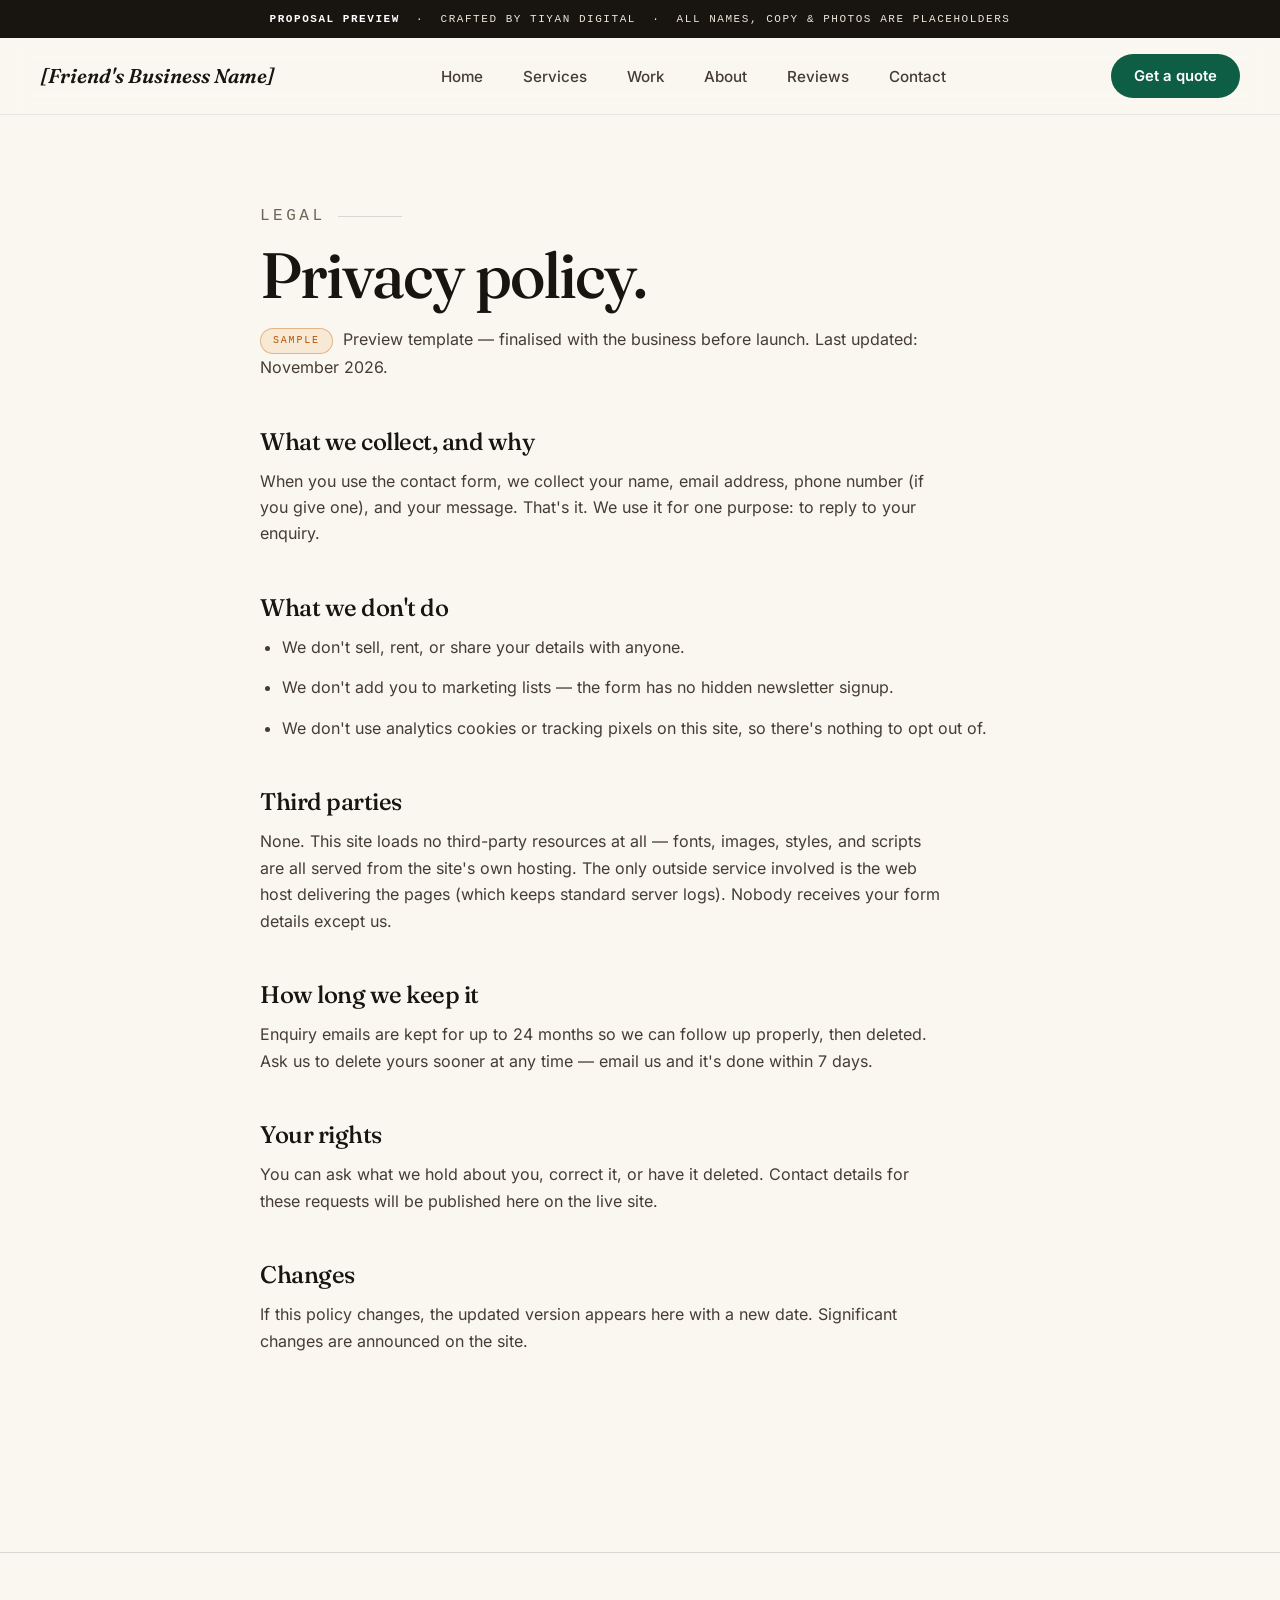
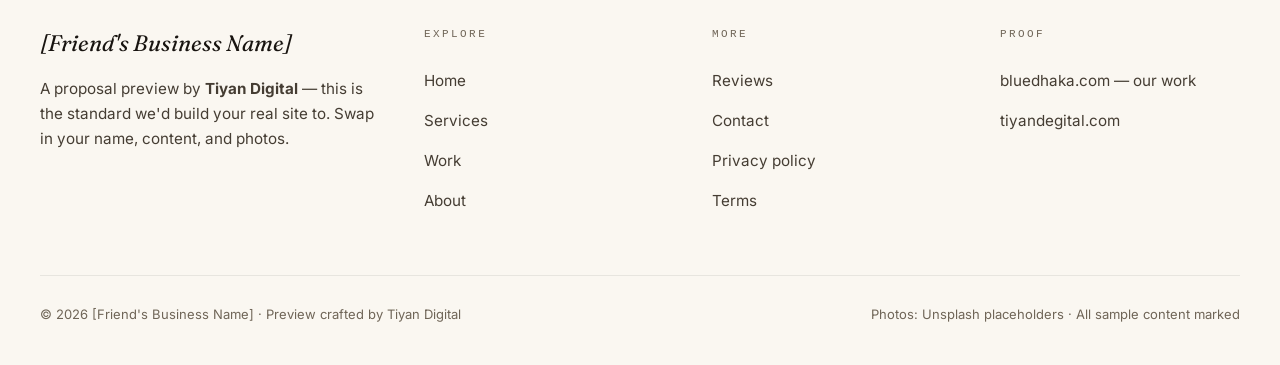
<file: privacy.html>
<!DOCTYPE html>
<html lang="en" class="no-js">
<head>
<meta charset="UTF-8">
<meta name="viewport" content="width=device-width, initial-scale=1.0">
<title>Privacy Policy — [Friend's Business Name] | Proposal by Tiyan Digital</title>
<meta name="description" content="Privacy policy preview: what data the site collects and why, in plain language.">
<meta property="og:title" content="Privacy Policy — proposal preview by Tiyan Digital">
<meta property="og:type" content="website">
<link rel="stylesheet" href="css/site.css">
<link rel="icon" href="data:image/svg+xml,<svg xmlns='http://www.w3.org/2000/svg' viewBox='0 0 32 32'><rect width='32' height='32' rx='8' fill='%230E5E46'/><text x='16' y='22' font-size='18' text-anchor='middle' fill='white' font-family='Georgia'>✳</text></svg>">
</head>
<body data-page="legal">
<a class="skip" href="#main">Skip to content</a>
<div class="demo-banner"><strong>Proposal preview</strong> &nbsp;·&nbsp; crafted by Tiyan Digital &nbsp;·&nbsp; all names, copy &amp; photos are placeholders</div>

<header class="site-header">
  <div class="wrap nav">
    <a class="brand" href="index.html"><span data-biz>[Friend's Business Name]</span></a>
    <nav aria-label="Primary">
      <ul class="nav-links">
        <li><a href="index.html">Home</a></li>
        <li><a href="services.html">Services</a></li>
        <li><a href="work.html">Work</a></li>
        <li><a href="about.html">About</a></li>
        <li><a href="testimonials.html">Reviews</a></li>
        <li><a href="contact.html">Contact</a></li>
      </ul>
    </nav>
    <div class="nav-cta">
      <a class="btn btn-primary" href="contact.html">Get a quote</a>
      <button class="menu-btn" aria-expanded="false" aria-controls="mobile-menu" aria-label="Open menu"><span></span></button>
    </div>
  </div>
</header>
<div class="mobile-menu" id="mobile-menu">
  <div class="menu-top">
    <span class="brand"><span data-biz>[Friend's Business Name]</span></span>
    <button class="menu-close" aria-label="Close menu">&times;</button>
  </div>
  <ul>
    <li><a href="index.html">Home</a></li>
    <li><a href="services.html">Services</a></li>
    <li><a href="work.html">Work</a></li>
    <li><a href="about.html">About</a></li>
    <li><a href="testimonials.html">Reviews</a></li>
    <li><a href="contact.html">Contact</a></li>
  </ul>
  <a class="btn btn-primary" href="contact.html">Get a quote</a>
</div>

<main id="main">
  <section class="page-hero">
    <div class="wrap legal">
      <p class="eyebrow reveal">Legal</p>
      <h1 class="display reveal" style="--rd:.1s;font-size:clamp(2.4rem,5vw,4rem)">Privacy policy.</h1>
      <p class="reveal" style="--rd:.2s"><span class="ph">Sample</span> &nbsp;Preview template — finalised with the business before launch. Last updated: November 2026.</p>

      <h2>What we collect, and why</h2>
      <p>When you use the contact form, we collect your name, email address, phone number (if you give one), and your message. That's it. We use it for one purpose: to reply to your enquiry.</p>
      <h2>What we don't do</h2>
      <ul>
        <li>We don't sell, rent, or share your details with anyone.</li>
        <li>We don't add you to marketing lists — the form has no hidden newsletter signup.</li>
        <li>We don't use analytics cookies or tracking pixels on this site, so there's nothing to opt out of.</li>
      </ul>
      <h2>Third parties</h2>
      <p>None. This site loads no third-party resources at all — fonts, images, styles, and scripts are all served from the site's own hosting. The only outside service involved is the web host delivering the pages (which keeps standard server logs). Nobody receives your form details except us.</p>
      <h2>How long we keep it</h2>
      <p>Enquiry emails are kept for up to 24 months so we can follow up properly, then deleted. Ask us to delete yours sooner at any time — email us and it's done within 7 days.</p>
      <h2>Your rights</h2>
      <p>You can ask what we hold about you, correct it, or have it deleted. Contact details for these requests will be published here on the live site.</p>
      <h2>Changes</h2>
      <p>If this policy changes, the updated version appears here with a new date. Significant changes are announced on the site.</p>
    </div>
  </section>
</main>

<footer class="site">
  <div class="wrap">
    <div class="foot-grid">
      <div>
        <p class="foot-brand"><span data-biz>[Friend's Business Name]</span></p>
        <p style="font-size:.95rem">A proposal preview by <strong>Tiyan Digital</strong> — this is the standard we'd build your real site to. Swap in your name, content, and photos.</p>
      </div>
      <div>
        <h4>Explore</h4>
        <ul>
          <li><a href="index.html">Home</a></li>
          <li><a href="services.html">Services</a></li>
          <li><a href="work.html">Work</a></li>
          <li><a href="about.html">About</a></li>
        </ul>
      </div>
      <div>
        <h4>More</h4>
        <ul>
          <li><a href="testimonials.html">Reviews</a></li>
          <li><a href="contact.html">Contact</a></li>
          <li><a href="privacy.html">Privacy policy</a></li>
          <li><a href="terms.html">Terms</a></li>
        </ul>
      </div>
      <div>
        <h4>Proof</h4>
        <ul>
          <li><a href="https://bluedhaka.com" target="_blank" rel="noopener">bluedhaka.com — our work</a></li>
          <li><a href="https://tiyandegital.com" target="_blank" rel="noopener">tiyandegital.com</a></li>
        </ul>
      </div>
    </div>
    <div class="foot-base">
      <span>© <span id="year">2026</span> <span data-biz>[Friend's Business Name]</span> · Preview crafted by Tiyan Digital</span>
      <span>Photos: Unsplash placeholders · All sample content marked</span>
    </div>
  </div>
</footer>
<script src="js/site.js" defer></script>
</body>
</html>
</file>
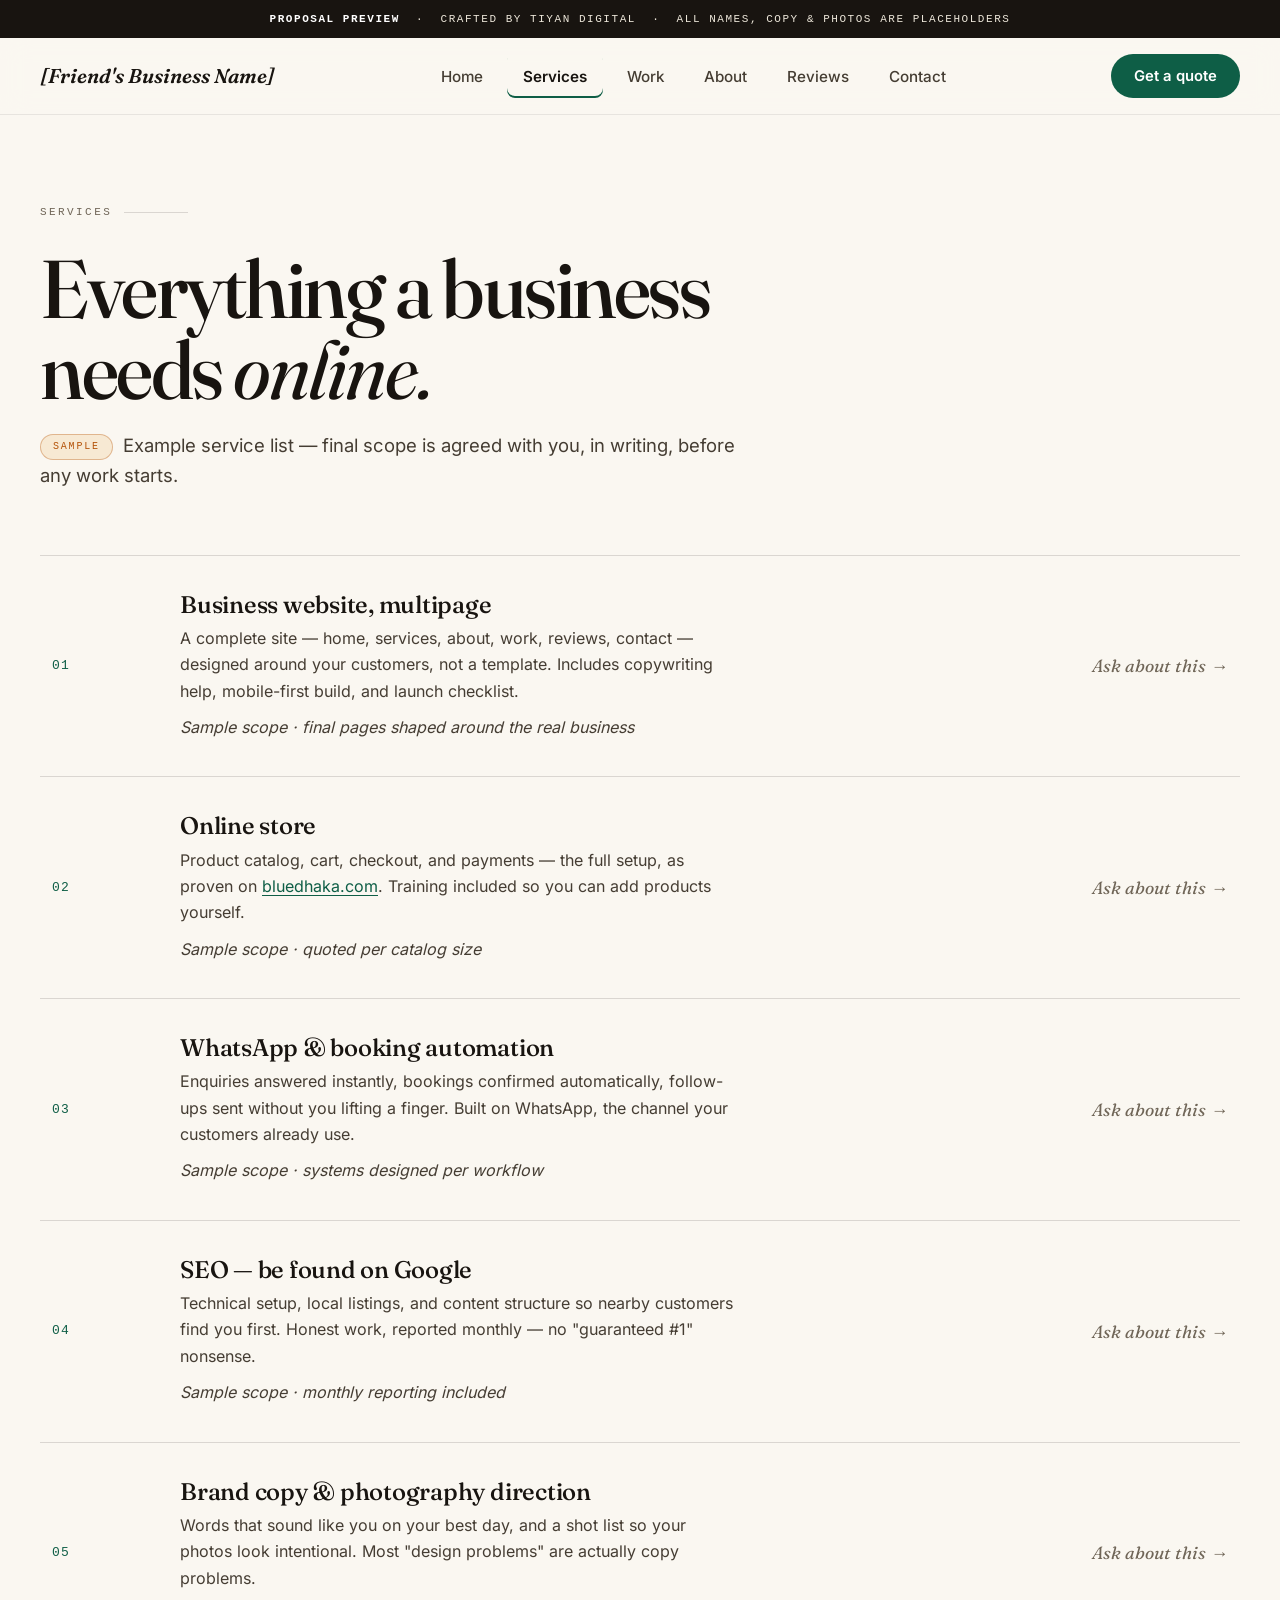
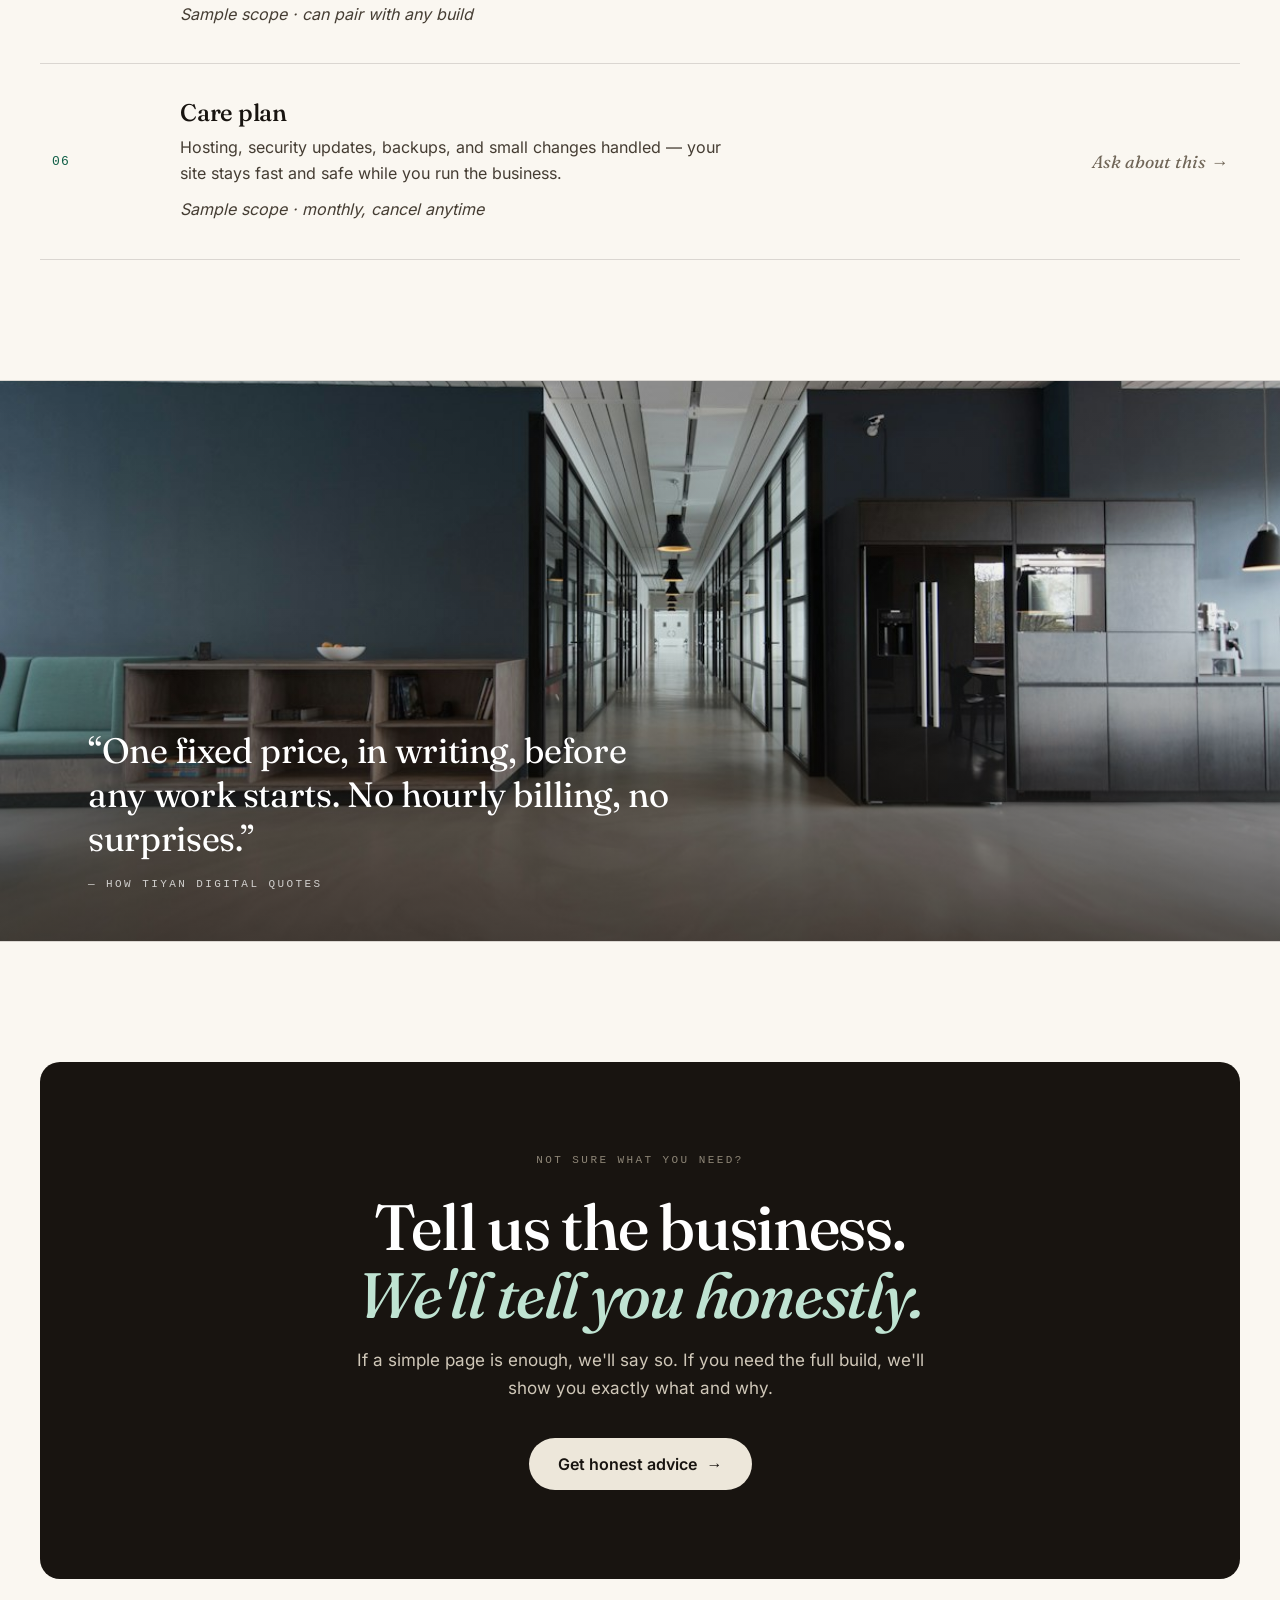
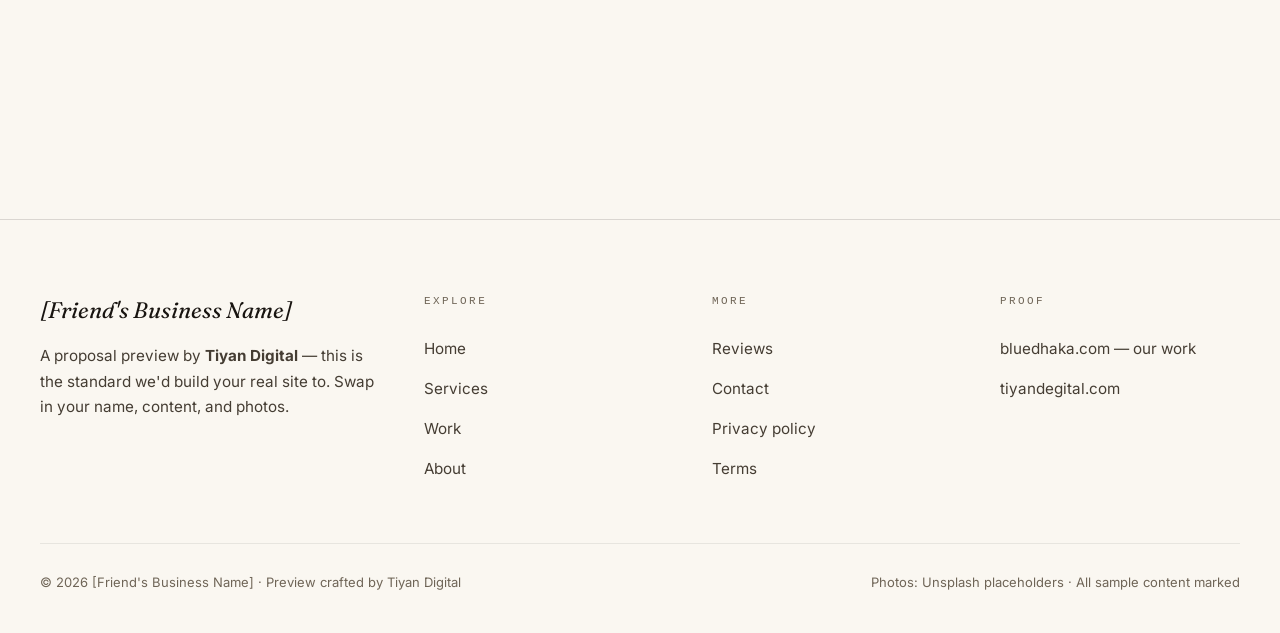
<file: services.html>
<!DOCTYPE html>
<html lang="en" class="no-js">
<head>
<meta charset="UTF-8">
<meta name="viewport" content="width=device-width, initial-scale=1.0">
<title>Services — [Friend's Business Name] | Proposal by Tiyan Digital</title>
<meta name="description" content="What Tiyan Digital would build for your business: multipage websites, online stores, WhatsApp automation, SEO, and care plans.">
<meta property="og:title" content="Services — proposal preview by Tiyan Digital">
<meta property="og:type" content="website">
<link rel="stylesheet" href="css/site.css">
<link rel="icon" href="data:image/svg+xml,<svg xmlns='http://www.w3.org/2000/svg' viewBox='0 0 32 32'><rect width='32' height='32' rx='8' fill='%230E5E46'/><text x='16' y='22' font-size='18' text-anchor='middle' fill='white' font-family='Georgia'>✳</text></svg>">
</head>
<body data-page="services">
<a class="skip" href="#main">Skip to content</a>
<div class="demo-banner"><strong>Proposal preview</strong> &nbsp;·&nbsp; crafted by Tiyan Digital &nbsp;·&nbsp; all names, copy &amp; photos are placeholders</div>

<header class="site-header">
  <div class="wrap nav">
    <a class="brand" href="index.html"><span data-biz>[Friend's Business Name]</span></a>
    <nav aria-label="Primary">
      <ul class="nav-links">
        <li><a href="index.html">Home</a></li>
        <li><a href="services.html" aria-current="page">Services</a></li>
        <li><a href="work.html">Work</a></li>
        <li><a href="about.html">About</a></li>
        <li><a href="testimonials.html">Reviews</a></li>
        <li><a href="contact.html">Contact</a></li>
      </ul>
    </nav>
    <div class="nav-cta">
      <a class="btn btn-primary" href="contact.html">Get a quote</a>
      <button class="menu-btn" aria-expanded="false" aria-controls="mobile-menu" aria-label="Open menu"><span></span></button>
    </div>
  </div>
</header>
<div class="mobile-menu" id="mobile-menu">
  <div class="menu-top">
    <span class="brand"><span data-biz>[Friend's Business Name]</span></span>
    <button class="menu-close" aria-label="Close menu">&times;</button>
  </div>
  <ul>
    <li><a href="index.html">Home</a></li>
    <li><a href="services.html">Services</a></li>
    <li><a href="work.html">Work</a></li>
    <li><a href="about.html">About</a></li>
    <li><a href="testimonials.html">Reviews</a></li>
    <li><a href="contact.html">Contact</a></li>
  </ul>
  <a class="btn btn-primary" href="contact.html">Get a quote</a>
</div>

<main id="main">
  <section class="page-hero">
    <div class="wrap">
      <p class="eyebrow reveal">Services</p>
      <h1 class="display reveal" style="--rd:.1s">Everything a business<br>needs <em>online.</em></h1>
      <p class="sub reveal" style="--rd:.2s"><span class="ph">Sample</span> &nbsp;Example service list — final scope is agreed with you, in writing, before any work starts.</p>
    </div>
  </section>

  <section class="section" style="padding-top:0">
    <div class="wrap">
      <ol class="num-list">
        <li class="reveal">
          <span class="n">01</span>
          <div>
            <h3>Business website, multipage</h3>
            <p>A complete site — home, services, about, work, reviews, contact — designed around your customers, not a template. Includes copywriting help, mobile-first build, and launch checklist.</p>
            <p class="ph-note" style="margin-top:10px">Sample scope · final pages shaped around the real business</p>
          </div>
          <a class="go" href="contact.html">Ask about this →</a>
        </li>
        <li class="reveal">
          <span class="n">02</span>
          <div>
            <h3>Online store</h3>
            <p>Product catalog, cart, checkout, and payments — the full setup, as proven on <a href="https://bluedhaka.com" target="_blank" rel="noopener">bluedhaka.com</a>. Training included so you can add products yourself.</p>
            <p class="ph-note" style="margin-top:10px">Sample scope · quoted per catalog size</p>
          </div>
          <a class="go" href="contact.html">Ask about this →</a>
        </li>
        <li class="reveal">
          <span class="n">03</span>
          <div>
            <h3>WhatsApp &amp; booking automation</h3>
            <p>Enquiries answered instantly, bookings confirmed automatically, follow-ups sent without you lifting a finger. Built on WhatsApp, the channel your customers already use.</p>
            <p class="ph-note" style="margin-top:10px">Sample scope · systems designed per workflow</p>
          </div>
          <a class="go" href="contact.html">Ask about this →</a>
        </li>
        <li class="reveal">
          <span class="n">04</span>
          <div>
            <h3>SEO — be found on Google</h3>
            <p>Technical setup, local listings, and content structure so nearby customers find you first. Honest work, reported monthly — no "guaranteed #1" nonsense.</p>
            <p class="ph-note" style="margin-top:10px">Sample scope · monthly reporting included</p>
          </div>
          <a class="go" href="contact.html">Ask about this →</a>
        </li>
        <li class="reveal">
          <span class="n">05</span>
          <div>
            <h3>Brand copy &amp; photography direction</h3>
            <p>Words that sound like you on your best day, and a shot list so your photos look intentional. Most "design problems" are actually copy problems.</p>
            <p class="ph-note" style="margin-top:10px">Sample scope · can pair with any build</p>
          </div>
          <a class="go" href="contact.html">Ask about this →</a>
        </li>
        <li class="reveal">
          <span class="n">06</span>
          <div>
            <h3>Care plan</h3>
            <p>Hosting, security updates, backups, and small changes handled — your site stays fast and safe while you run the business.</p>
            <p class="ph-note" style="margin-top:10px">Sample scope · monthly, cancel anytime</p>
          </div>
          <a class="go" href="contact.html">Ask about this →</a>
        </li>
      </ol>
    </div>
  </section>

  <section class="break" aria-label="Workspace">
    <img src="images/workspace.jpg" alt="Placeholder photo of a tidy workspace" width="1200" height="801" loading="lazy">
    <div class="veil">
      <blockquote class="reveal">
        <p>“One fixed price, in writing, before any work starts. No hourly billing, no surprises.”</p>
        <cite>— How Tiyan Digital quotes</cite>
      </blockquote>
    </div>
  </section>

  <section class="section">
    <div class="wrap">
      <div class="final reveal">
        <p class="mono">Not sure what you need?</p>
        <h2>Tell us the business. <em>We'll tell you honestly.</em></h2>
        <p>If a simple page is enough, we'll say so. If you need the full build, we'll show you exactly what and why.</p>
        <a class="btn btn-primary" href="contact.html">Get honest advice <span class="arr" aria-hidden="true">→</span></a>
      </div>
    </div>
  </section>
</main>

<footer class="site">
  <div class="wrap">
    <div class="foot-grid">
      <div>
        <p class="foot-brand"><span data-biz>[Friend's Business Name]</span></p>
        <p style="font-size:.95rem">A proposal preview by <strong>Tiyan Digital</strong> — this is the standard we'd build your real site to. Swap in your name, content, and photos.</p>
      </div>
      <div>
        <h4>Explore</h4>
        <ul>
          <li><a href="index.html">Home</a></li>
          <li><a href="services.html">Services</a></li>
          <li><a href="work.html">Work</a></li>
          <li><a href="about.html">About</a></li>
        </ul>
      </div>
      <div>
        <h4>More</h4>
        <ul>
          <li><a href="testimonials.html">Reviews</a></li>
          <li><a href="contact.html">Contact</a></li>
          <li><a href="privacy.html">Privacy policy</a></li>
          <li><a href="terms.html">Terms</a></li>
        </ul>
      </div>
      <div>
        <h4>Proof</h4>
        <ul>
          <li><a href="https://bluedhaka.com" target="_blank" rel="noopener">bluedhaka.com — our work</a></li>
          <li><a href="https://tiyandegital.com" target="_blank" rel="noopener">tiyandegital.com</a></li>
        </ul>
      </div>
    </div>
    <div class="foot-base">
      <span>© <span id="year">2026</span> <span data-biz>[Friend's Business Name]</span> · Preview crafted by Tiyan Digital</span>
      <span>Photos: Unsplash placeholders · All sample content marked</span>
    </div>
  </div>
</footer>
<script src="js/site.js" defer></script>
</body>
</html>
</file>
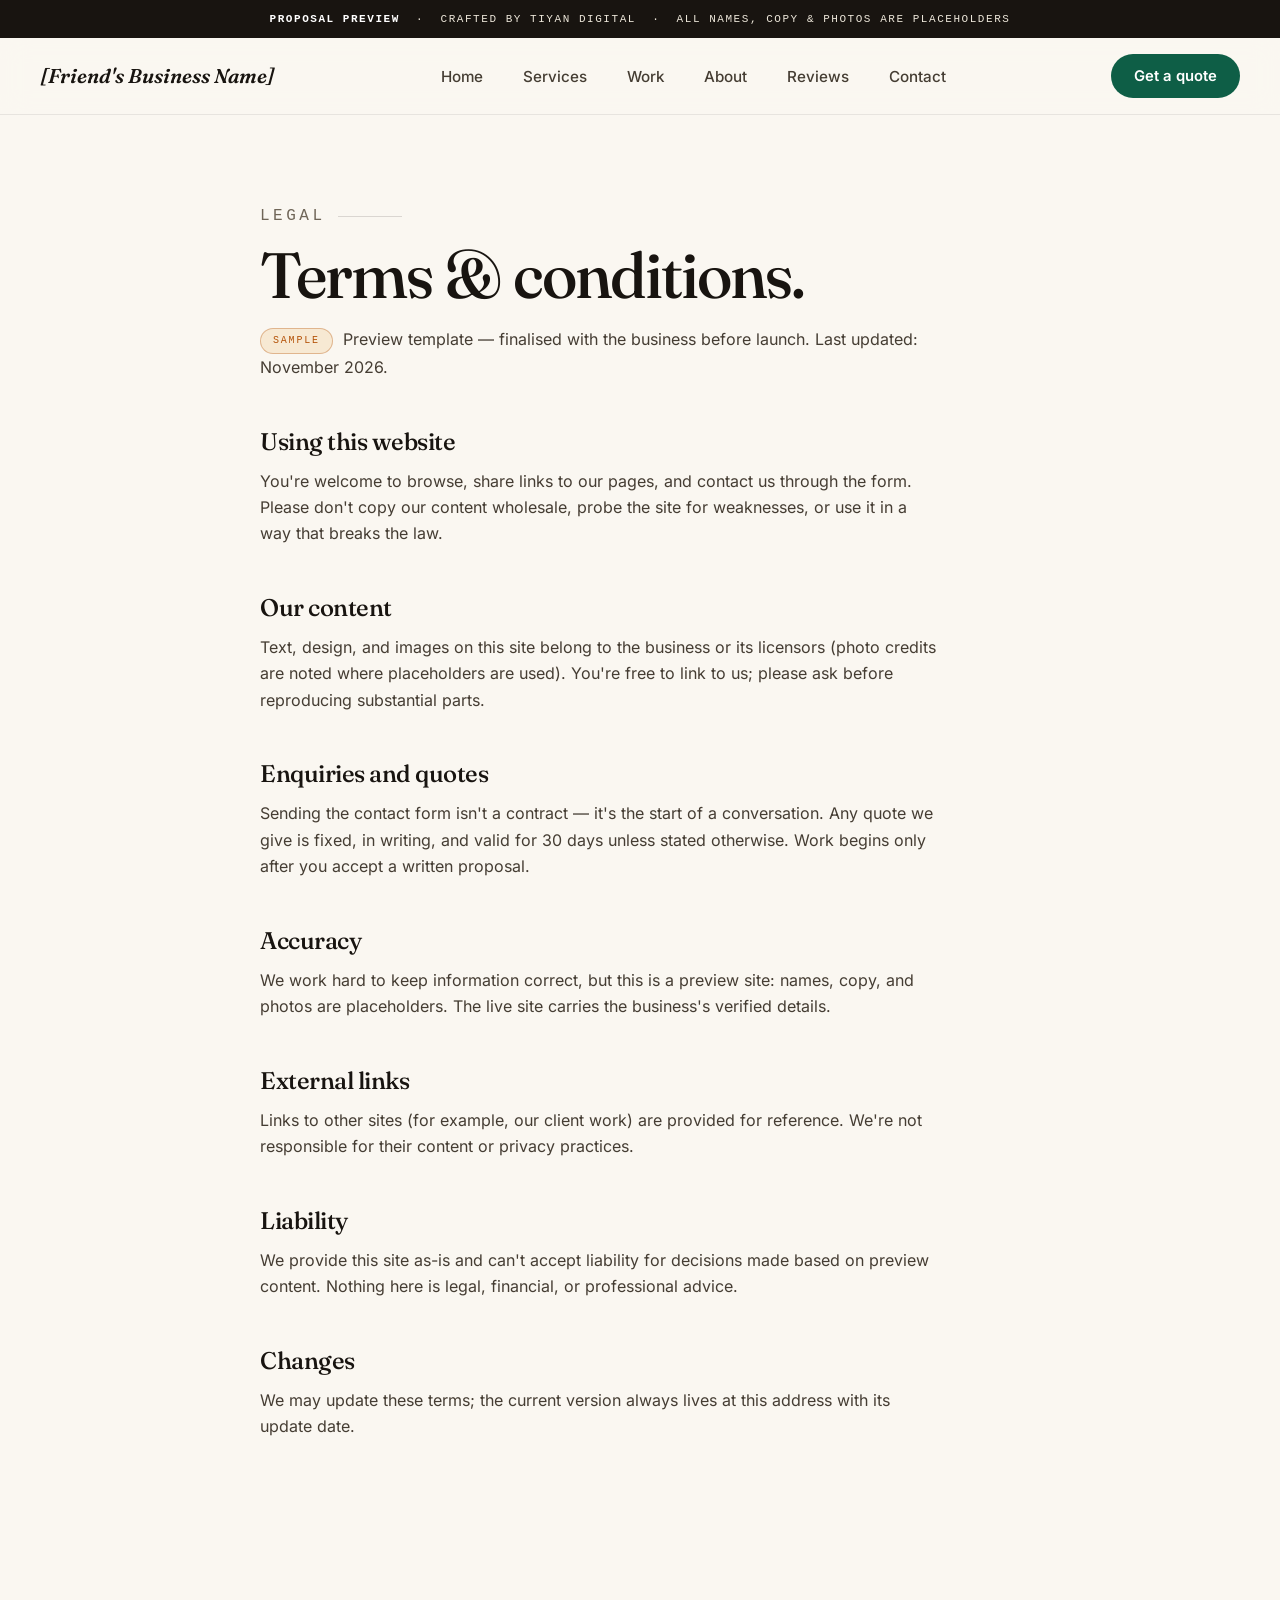
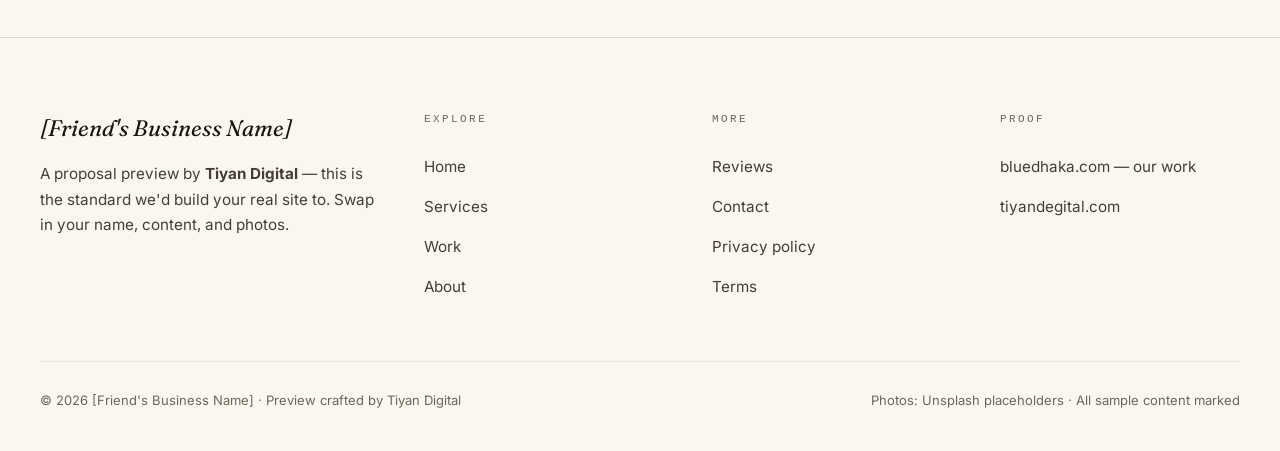
<file: terms.html>
<!DOCTYPE html>
<html lang="en" class="no-js">
<head>
<meta charset="UTF-8">
<meta name="viewport" content="width=device-width, initial-scale=1.0">
<title>Terms &amp; Conditions — [Friend's Business Name] | Proposal by Tiyan Digital</title>
<meta name="description" content="Terms and conditions preview: plain-language terms for using this website.">
<meta property="og:title" content="Terms — proposal preview by Tiyan Digital">
<meta property="og:type" content="website">
<link rel="stylesheet" href="css/site.css">
<link rel="icon" href="data:image/svg+xml,<svg xmlns='http://www.w3.org/2000/svg' viewBox='0 0 32 32'><rect width='32' height='32' rx='8' fill='%230E5E46'/><text x='16' y='22' font-size='18' text-anchor='middle' fill='white' font-family='Georgia'>✳</text></svg>">
</head>
<body data-page="legal">
<a class="skip" href="#main">Skip to content</a>
<div class="demo-banner"><strong>Proposal preview</strong> &nbsp;·&nbsp; crafted by Tiyan Digital &nbsp;·&nbsp; all names, copy &amp; photos are placeholders</div>

<header class="site-header">
  <div class="wrap nav">
    <a class="brand" href="index.html"><span data-biz>[Friend's Business Name]</span></a>
    <nav aria-label="Primary">
      <ul class="nav-links">
        <li><a href="index.html">Home</a></li>
        <li><a href="services.html">Services</a></li>
        <li><a href="work.html">Work</a></li>
        <li><a href="about.html">About</a></li>
        <li><a href="testimonials.html">Reviews</a></li>
        <li><a href="contact.html">Contact</a></li>
      </ul>
    </nav>
    <div class="nav-cta">
      <a class="btn btn-primary" href="contact.html">Get a quote</a>
      <button class="menu-btn" aria-expanded="false" aria-controls="mobile-menu" aria-label="Open menu"><span></span></button>
    </div>
  </div>
</header>
<div class="mobile-menu" id="mobile-menu">
  <div class="menu-top">
    <span class="brand"><span data-biz>[Friend's Business Name]</span></span>
    <button class="menu-close" aria-label="Close menu">&times;</button>
  </div>
  <ul>
    <li><a href="index.html">Home</a></li>
    <li><a href="services.html">Services</a></li>
    <li><a href="work.html">Work</a></li>
    <li><a href="about.html">About</a></li>
    <li><a href="testimonials.html">Reviews</a></li>
    <li><a href="contact.html">Contact</a></li>
  </ul>
  <a class="btn btn-primary" href="contact.html">Get a quote</a>
</div>

<main id="main">
  <section class="page-hero">
    <div class="wrap legal">
      <p class="eyebrow reveal">Legal</p>
      <h1 class="display reveal" style="--rd:.1s;font-size:clamp(2.4rem,5vw,4rem)">Terms &amp; conditions.</h1>
      <p class="reveal" style="--rd:.2s"><span class="ph">Sample</span> &nbsp;Preview template — finalised with the business before launch. Last updated: November 2026.</p>

      <h2>Using this website</h2>
      <p>You're welcome to browse, share links to our pages, and contact us through the form. Please don't copy our content wholesale, probe the site for weaknesses, or use it in a way that breaks the law.</p>
      <h2>Our content</h2>
      <p>Text, design, and images on this site belong to the business or its licensors (photo credits are noted where placeholders are used). You're free to link to us; please ask before reproducing substantial parts.</p>
      <h2>Enquiries and quotes</h2>
      <p>Sending the contact form isn't a contract — it's the start of a conversation. Any quote we give is fixed, in writing, and valid for 30 days unless stated otherwise. Work begins only after you accept a written proposal.</p>
      <h2>Accuracy</h2>
      <p>We work hard to keep information correct, but this is a preview site: names, copy, and photos are placeholders. The live site carries the business's verified details.</p>
      <h2>External links</h2>
      <p>Links to other sites (for example, our client work) are provided for reference. We're not responsible for their content or privacy practices.</p>
      <h2>Liability</h2>
      <p>We provide this site as-is and can't accept liability for decisions made based on preview content. Nothing here is legal, financial, or professional advice.</p>
      <h2>Changes</h2>
      <p>We may update these terms; the current version always lives at this address with its update date.</p>
    </div>
  </section>
</main>

<footer class="site">
  <div class="wrap">
    <div class="foot-grid">
      <div>
        <p class="foot-brand"><span data-biz>[Friend's Business Name]</span></p>
        <p style="font-size:.95rem">A proposal preview by <strong>Tiyan Digital</strong> — this is the standard we'd build your real site to. Swap in your name, content, and photos.</p>
      </div>
      <div>
        <h4>Explore</h4>
        <ul>
          <li><a href="index.html">Home</a></li>
          <li><a href="services.html">Services</a></li>
          <li><a href="work.html">Work</a></li>
          <li><a href="about.html">About</a></li>
        </ul>
      </div>
      <div>
        <h4>More</h4>
        <ul>
          <li><a href="testimonials.html">Reviews</a></li>
          <li><a href="contact.html">Contact</a></li>
          <li><a href="privacy.html">Privacy policy</a></li>
          <li><a href="terms.html">Terms</a></li>
        </ul>
      </div>
      <div>
        <h4>Proof</h4>
        <ul>
          <li><a href="https://bluedhaka.com" target="_blank" rel="noopener">bluedhaka.com — our work</a></li>
          <li><a href="https://tiyandegital.com" target="_blank" rel="noopener">tiyandegital.com</a></li>
        </ul>
      </div>
    </div>
    <div class="foot-base">
      <span>© <span id="year">2026</span> <span data-biz>[Friend's Business Name]</span> · Preview crafted by Tiyan Digital</span>
      <span>Photos: Unsplash placeholders · All sample content marked</span>
    </div>
  </div>
</footer>
<script src="js/site.js" defer></script>
</body>
</html>
</file>
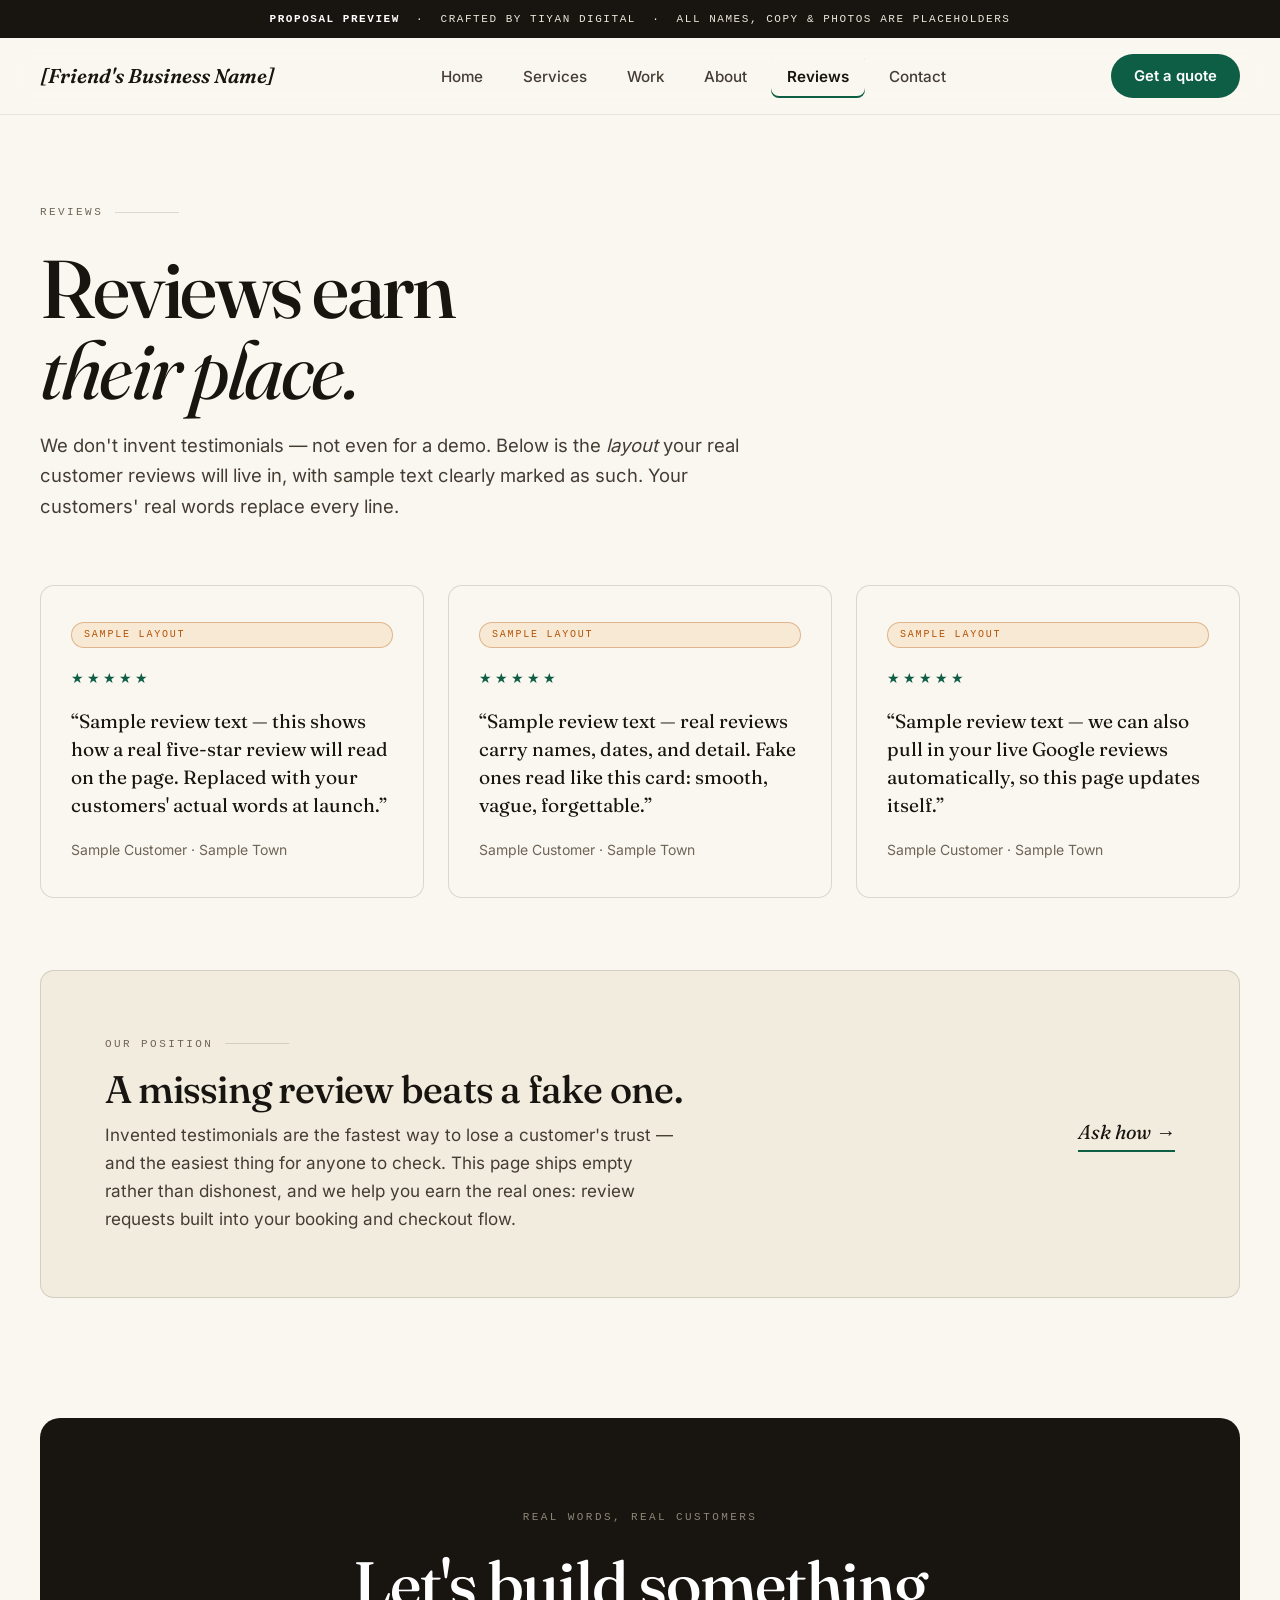
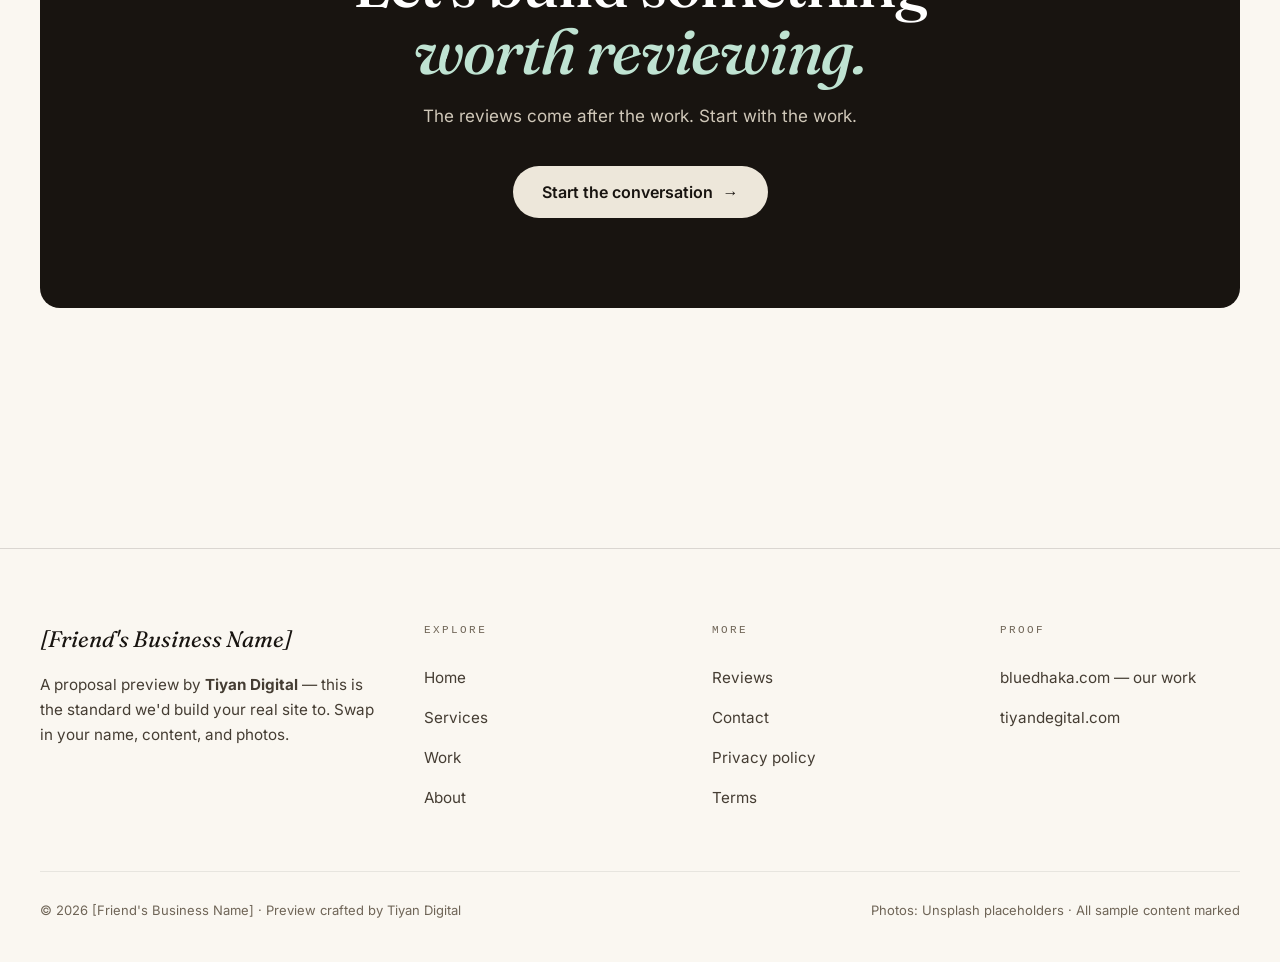
<file: testimonials.html>
<!DOCTYPE html>
<html lang="en" class="no-js">
<head>
<meta charset="UTF-8">
<meta name="viewport" content="width=device-width, initial-scale=1.0">
<title>Reviews — [Friend's Business Name] | Proposal by Tiyan Digital</title>
<meta name="description" content="How reviews earn their place on your site: real customer words only. Layout shown with clearly-marked sample cards.">
<meta property="og:title" content="Reviews — proposal preview by Tiyan Digital">
<meta property="og:type" content="website">
<link rel="stylesheet" href="css/site.css">
<link rel="icon" href="data:image/svg+xml,<svg xmlns='http://www.w3.org/2000/svg' viewBox='0 0 32 32'><rect width='32' height='32' rx='8' fill='%230E5E46'/><text x='16' y='22' font-size='18' text-anchor='middle' fill='white' font-family='Georgia'>✳</text></svg>">
</head>
<body data-page="testimonials">
<a class="skip" href="#main">Skip to content</a>
<div class="demo-banner"><strong>Proposal preview</strong> &nbsp;·&nbsp; crafted by Tiyan Digital &nbsp;·&nbsp; all names, copy &amp; photos are placeholders</div>

<header class="site-header">
  <div class="wrap nav">
    <a class="brand" href="index.html"><span data-biz>[Friend's Business Name]</span></a>
    <nav aria-label="Primary">
      <ul class="nav-links">
        <li><a href="index.html">Home</a></li>
        <li><a href="services.html">Services</a></li>
        <li><a href="work.html">Work</a></li>
        <li><a href="about.html">About</a></li>
        <li><a href="testimonials.html" aria-current="page">Reviews</a></li>
        <li><a href="contact.html">Contact</a></li>
      </ul>
    </nav>
    <div class="nav-cta">
      <a class="btn btn-primary" href="contact.html">Get a quote</a>
      <button class="menu-btn" aria-expanded="false" aria-controls="mobile-menu" aria-label="Open menu"><span></span></button>
    </div>
  </div>
</header>
<div class="mobile-menu" id="mobile-menu">
  <div class="menu-top">
    <span class="brand"><span data-biz>[Friend's Business Name]</span></span>
    <button class="menu-close" aria-label="Close menu">&times;</button>
  </div>
  <ul>
    <li><a href="index.html">Home</a></li>
    <li><a href="services.html">Services</a></li>
    <li><a href="work.html">Work</a></li>
    <li><a href="about.html">About</a></li>
    <li><a href="testimonials.html">Reviews</a></li>
    <li><a href="contact.html">Contact</a></li>
  </ul>
  <a class="btn btn-primary" href="contact.html">Get a quote</a>
</div>

<main id="main">
  <section class="page-hero">
    <div class="wrap">
      <p class="eyebrow reveal">Reviews</p>
      <h1 class="display reveal" style="--rd:.1s">Reviews earn<br><em>their place.</em></h1>
      <p class="sub reveal" style="--rd:.2s">We don't invent testimonials — not even for a demo. Below is the <em>layout</em> your real customer reviews will live in, with sample text clearly marked as such. Your customers' real words replace every line.</p>
    </div>
  </section>

  <section class="section" style="padding-top:0">
    <div class="wrap">
      <div class="card-grid">
        <div class="tcard reveal">
          <span class="ph">Sample layout</span>
          <div class="stars" aria-hidden="true">★★★★★</div>
          <blockquote>“Sample review text — this shows how a real five-star review will read on the page. Replaced with your customers' actual words at launch.”</blockquote>
          <p class="who">Sample Customer · Sample Town</p>
        </div>
        <div class="tcard reveal" style="--rd:.08s">
          <span class="ph">Sample layout</span>
          <div class="stars" aria-hidden="true">★★★★★</div>
          <blockquote>“Sample review text — real reviews carry names, dates, and detail. Fake ones read like this card: smooth, vague, forgettable.”</blockquote>
          <p class="who">Sample Customer · Sample Town</p>
        </div>
        <div class="tcard reveal" style="--rd:.16s">
          <span class="ph">Sample layout</span>
          <div class="stars" aria-hidden="true">★★★★★</div>
          <blockquote>“Sample review text — we can also pull in your live Google reviews automatically, so this page updates itself.”</blockquote>
          <p class="who">Sample Customer · Sample Town</p>
        </div>
      </div>

      <div class="proof reveal" style="margin-top:72px">
        <div>
          <p class="eyebrow" style="margin-bottom:16px">Our position</p>
          <h3 style="margin-top:0">A missing review beats a fake one.</h3>
          <p>Invented testimonials are the fastest way to lose a customer's trust — and the easiest thing for anyone to check. This page ships empty rather than dishonest, and we help you earn the real ones: review requests built into your booking and checkout flow.</p>
        </div>
        <a class="visit" href="contact.html">Ask how →</a>
      </div>
    </div>
  </section>

  <section class="section" style="padding-top:0">
    <div class="wrap">
      <div class="final reveal">
        <p class="mono">Real words, real customers</p>
        <h2>Let's build something <em>worth reviewing.</em></h2>
        <p>The reviews come after the work. Start with the work.</p>
        <a class="btn btn-primary" href="contact.html">Start the conversation <span class="arr" aria-hidden="true">→</span></a>
      </div>
    </div>
  </section>
</main>

<footer class="site">
  <div class="wrap">
    <div class="foot-grid">
      <div>
        <p class="foot-brand"><span data-biz>[Friend's Business Name]</span></p>
        <p style="font-size:.95rem">A proposal preview by <strong>Tiyan Digital</strong> — this is the standard we'd build your real site to. Swap in your name, content, and photos.</p>
      </div>
      <div>
        <h4>Explore</h4>
        <ul>
          <li><a href="index.html">Home</a></li>
          <li><a href="services.html">Services</a></li>
          <li><a href="work.html">Work</a></li>
          <li><a href="about.html">About</a></li>
        </ul>
      </div>
      <div>
        <h4>More</h4>
        <ul>
          <li><a href="testimonials.html">Reviews</a></li>
          <li><a href="contact.html">Contact</a></li>
          <li><a href="privacy.html">Privacy policy</a></li>
          <li><a href="terms.html">Terms</a></li>
        </ul>
      </div>
      <div>
        <h4>Proof</h4>
        <ul>
          <li><a href="https://bluedhaka.com" target="_blank" rel="noopener">bluedhaka.com — our work</a></li>
          <li><a href="https://tiyandegital.com" target="_blank" rel="noopener">tiyandegital.com</a></li>
        </ul>
      </div>
    </div>
    <div class="foot-base">
      <span>© <span id="year">2026</span> <span data-biz>[Friend's Business Name]</span> · Preview crafted by Tiyan Digital</span>
      <span>Photos: Unsplash placeholders · All sample content marked</span>
    </div>
  </div>
</footer>
<script src="js/site.js" defer></script>
</body>
</html>
</file>
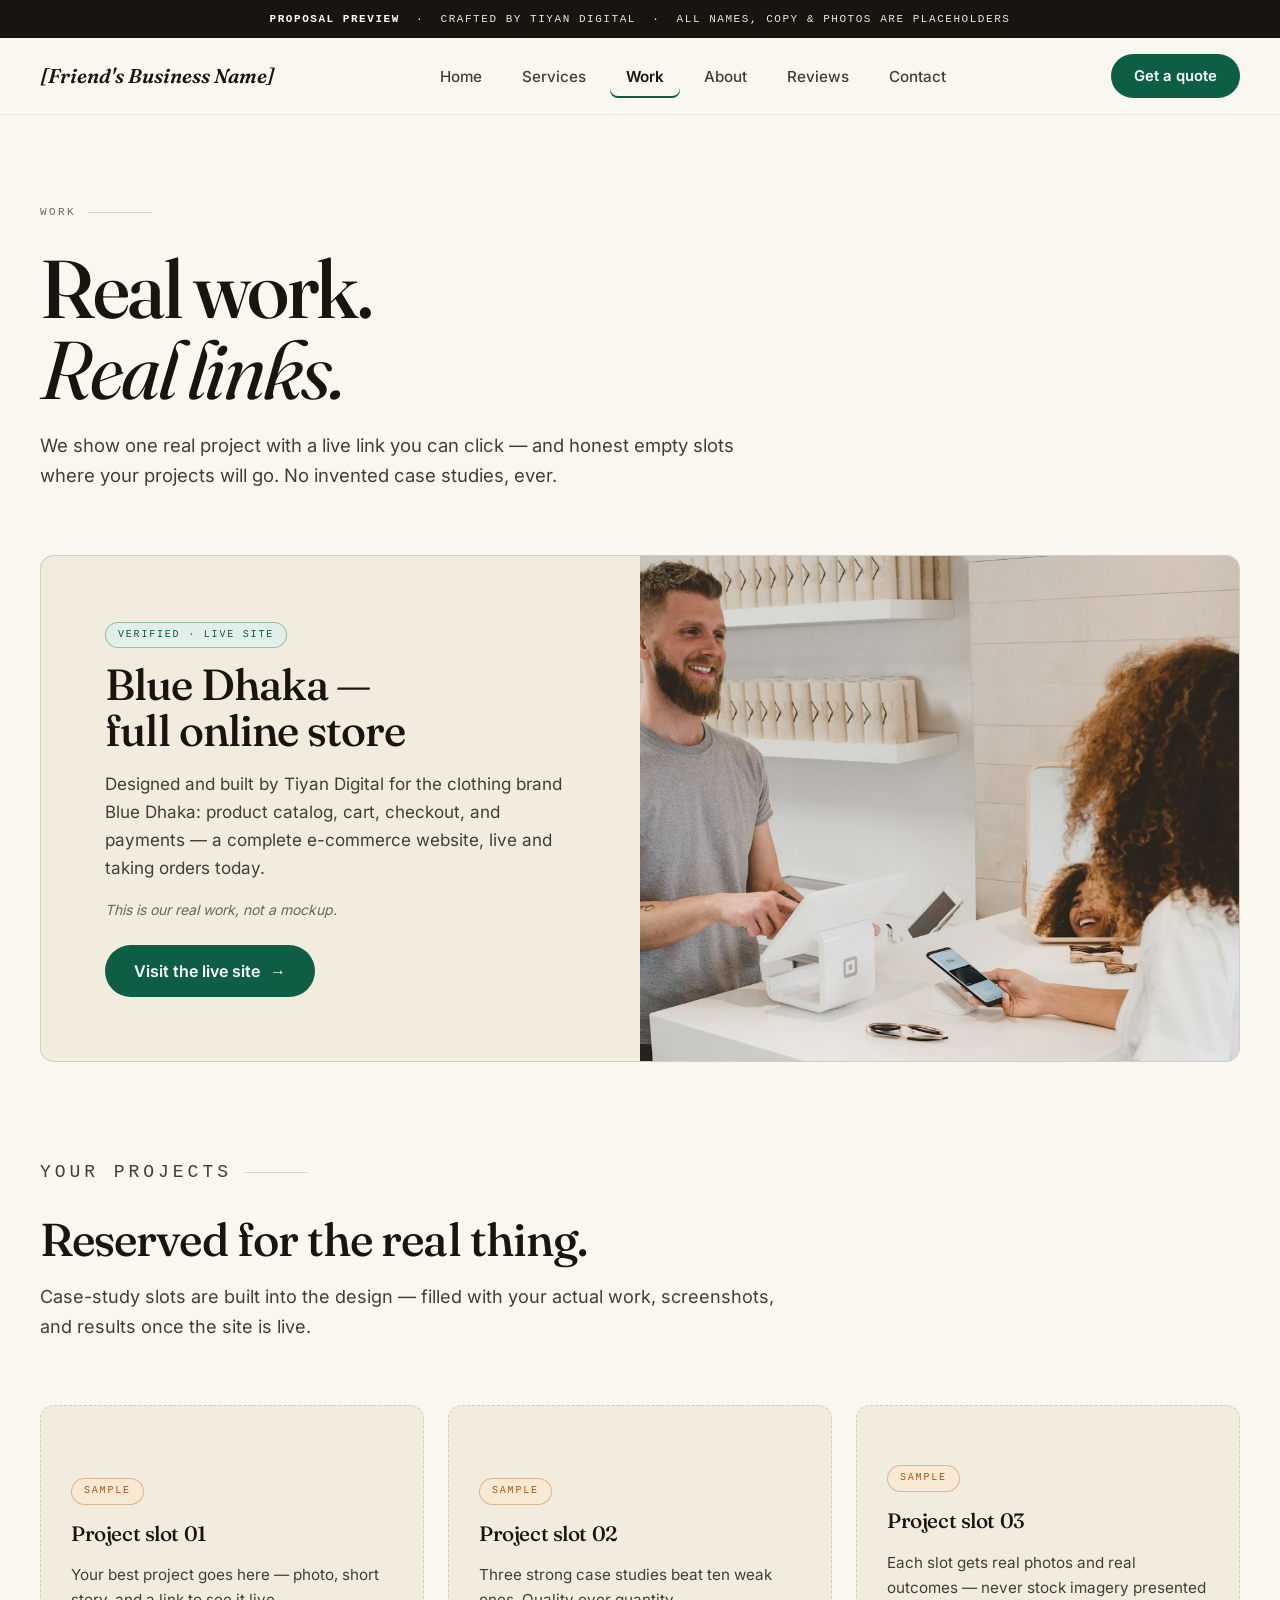
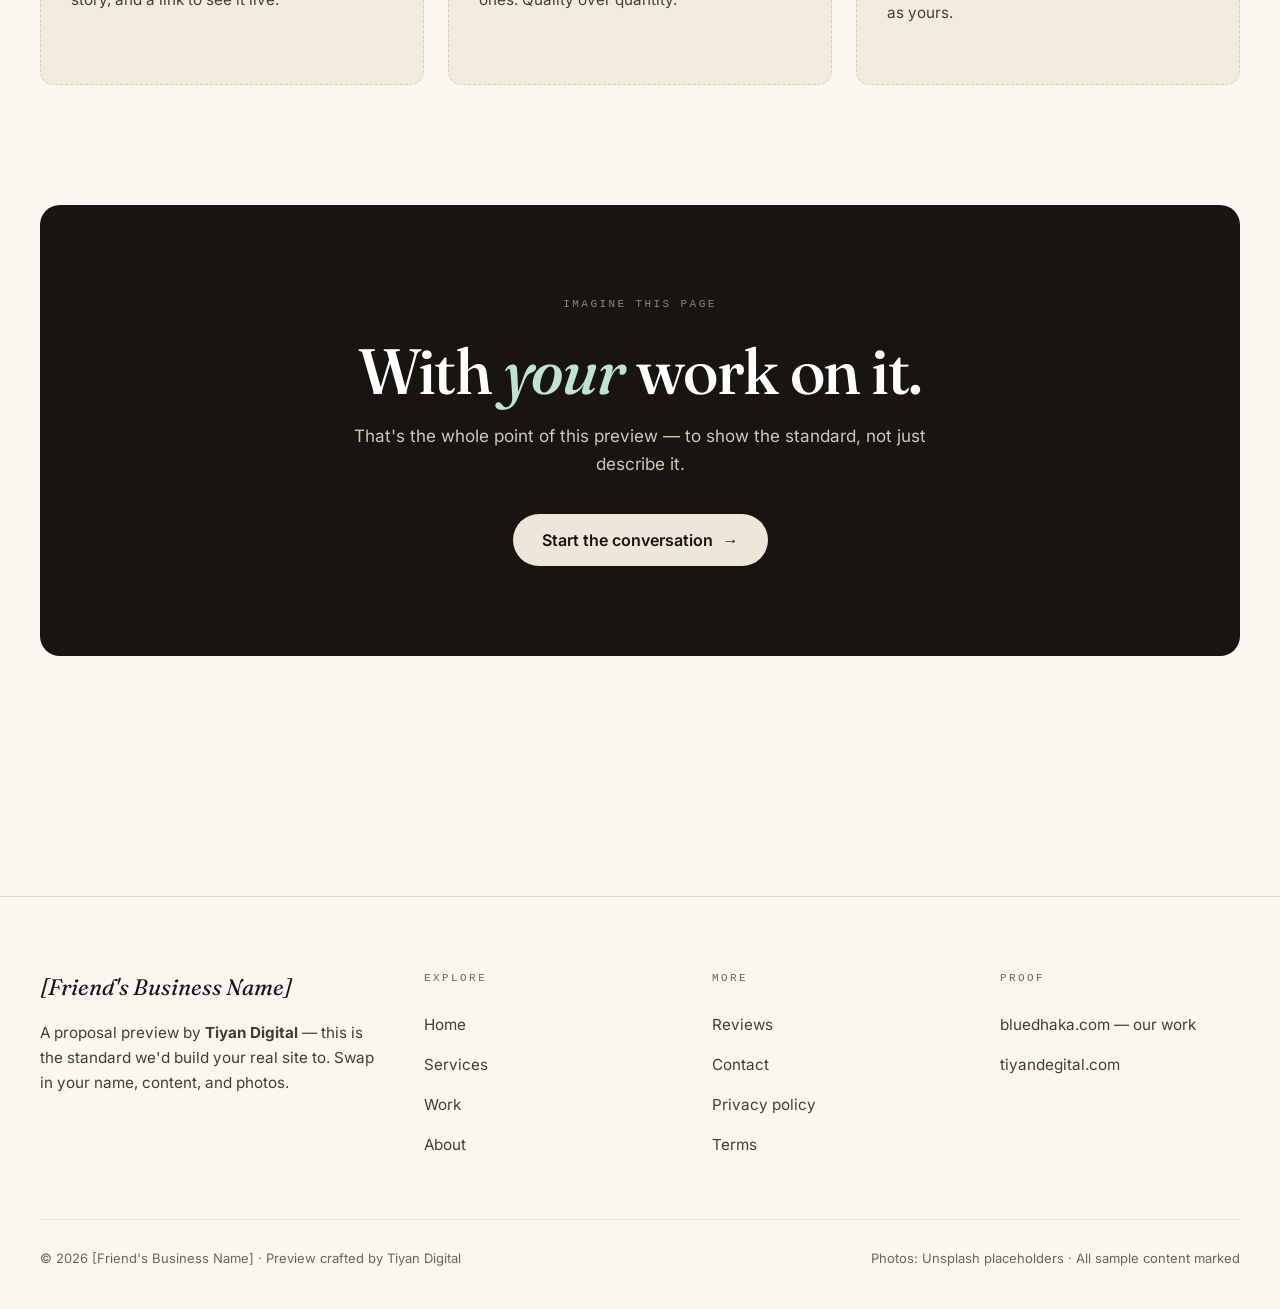
<file: work.html>
<!DOCTYPE html>
<html lang="en" class="no-js">
<head>
<meta charset="UTF-8">
<meta name="viewport" content="width=device-width, initial-scale=1.0">
<title>Work — [Friend's Business Name] | Proposal by Tiyan Digital</title>
<meta name="description" content="Real work by Tiyan Digital: bluedhaka.com, a full e-commerce website. Placeholder slots show where your projects will appear.">
<meta property="og:title" content="Work — proposal preview by Tiyan Digital">
<meta property="og:type" content="website">
<link rel="stylesheet" href="css/site.css">
<link rel="icon" href="data:image/svg+xml,<svg xmlns='http://www.w3.org/2000/svg' viewBox='0 0 32 32'><rect width='32' height='32' rx='8' fill='%230E5E46'/><text x='16' y='22' font-size='18' text-anchor='middle' fill='white' font-family='Georgia'>✳</text></svg>">
</head>
<body data-page="work">
<a class="skip" href="#main">Skip to content</a>
<div class="demo-banner"><strong>Proposal preview</strong> &nbsp;·&nbsp; crafted by Tiyan Digital &nbsp;·&nbsp; all names, copy &amp; photos are placeholders</div>

<header class="site-header">
  <div class="wrap nav">
    <a class="brand" href="index.html"><span data-biz>[Friend's Business Name]</span></a>
    <nav aria-label="Primary">
      <ul class="nav-links">
        <li><a href="index.html">Home</a></li>
        <li><a href="services.html">Services</a></li>
        <li><a href="work.html" aria-current="page">Work</a></li>
        <li><a href="about.html">About</a></li>
        <li><a href="testimonials.html">Reviews</a></li>
        <li><a href="contact.html">Contact</a></li>
      </ul>
    </nav>
    <div class="nav-cta">
      <a class="btn btn-primary" href="contact.html">Get a quote</a>
      <button class="menu-btn" aria-expanded="false" aria-controls="mobile-menu" aria-label="Open menu"><span></span></button>
    </div>
  </div>
</header>
<div class="mobile-menu" id="mobile-menu">
  <div class="menu-top">
    <span class="brand"><span data-biz>[Friend's Business Name]</span></span>
    <button class="menu-close" aria-label="Close menu">&times;</button>
  </div>
  <ul>
    <li><a href="index.html">Home</a></li>
    <li><a href="services.html">Services</a></li>
    <li><a href="work.html">Work</a></li>
    <li><a href="about.html">About</a></li>
    <li><a href="testimonials.html">Reviews</a></li>
    <li><a href="contact.html">Contact</a></li>
  </ul>
  <a class="btn btn-primary" href="contact.html">Get a quote</a>
</div>

<main id="main">
  <section class="page-hero">
    <div class="wrap">
      <p class="eyebrow reveal">Work</p>
      <h1 class="display reveal" style="--rd:.1s">Real work.<br><em>Real links.</em></h1>
      <p class="sub reveal" style="--rd:.2s">We show one real project with a live link you can click — and honest empty slots where your projects will go. No invented case studies, ever.</p>
    </div>
  </section>

  <section class="section" style="padding-top:0">
    <div class="wrap">
      <article class="work-feat reveal">
        <div class="txt">
          <span class="ph" style="color:var(--accent);background:#E2EFE8;border-color:rgba(14,94,70,.35)">Verified · Live site</span>
          <h3>Blue Dhaka — full online store</h3>
          <p style="margin-bottom:16px">Designed and built by Tiyan Digital for the clothing brand Blue Dhaka: product catalog, cart, checkout, and payments — a complete e-commerce website, live and taking orders today.</p>
          <p class="ph-note" style="margin-bottom:24px">This is our real work, not a mockup.</p>
          <a class="btn btn-primary" href="https://bluedhaka.com" target="_blank" rel="noopener">Visit the live site <span class="arr" aria-hidden="true">→</span></a>
        </div>
        <div class="img">
          <img src="images/detail.jpg" alt="Placeholder photo of a card payment at a terminal" width="1200" height="801" loading="lazy">
        </div>
      </article>

      <div class="sec-head reveal" style="margin-top:96px">
        <p class="eyebrow">Your projects</p>
        <h2>Reserved for the real thing.</h2>
        <p>Case-study slots are built into the design — filled with your actual work, screenshots, and results once the site is live.</p>
      </div>
      <div class="card-grid">
        <div class="tcard slot reveal">
          <span class="ph">Sample</span>
          <h3 style="font-size:1.3rem">Project slot 01</h3>
          <p>Your best project goes here — photo, short story, and a link to see it live.</p>
        </div>
        <div class="tcard slot reveal" style="--rd:.08s">
          <span class="ph">Sample</span>
          <h3 style="font-size:1.3rem">Project slot 02</h3>
          <p>Three strong case studies beat ten weak ones. Quality over quantity.</p>
        </div>
        <div class="tcard slot reveal" style="--rd:.16s">
          <span class="ph">Sample</span>
          <h3 style="font-size:1.3rem">Project slot 03</h3>
          <p>Each slot gets real photos and real outcomes — never stock imagery presented as yours.</p>
        </div>
      </div>
    </div>
  </section>

  <section class="section" style="padding-top:0">
    <div class="wrap">
      <div class="final reveal">
        <p class="mono">Imagine this page</p>
        <h2>With <em>your</em> work on it.</h2>
        <p>That's the whole point of this preview — to show the standard, not just describe it.</p>
        <a class="btn btn-primary" href="contact.html">Start the conversation <span class="arr" aria-hidden="true">→</span></a>
      </div>
    </div>
  </section>
</main>

<footer class="site">
  <div class="wrap">
    <div class="foot-grid">
      <div>
        <p class="foot-brand"><span data-biz>[Friend's Business Name]</span></p>
        <p style="font-size:.95rem">A proposal preview by <strong>Tiyan Digital</strong> — this is the standard we'd build your real site to. Swap in your name, content, and photos.</p>
      </div>
      <div>
        <h4>Explore</h4>
        <ul>
          <li><a href="index.html">Home</a></li>
          <li><a href="services.html">Services</a></li>
          <li><a href="work.html">Work</a></li>
          <li><a href="about.html">About</a></li>
        </ul>
      </div>
      <div>
        <h4>More</h4>
        <ul>
          <li><a href="testimonials.html">Reviews</a></li>
          <li><a href="contact.html">Contact</a></li>
          <li><a href="privacy.html">Privacy policy</a></li>
          <li><a href="terms.html">Terms</a></li>
        </ul>
      </div>
      <div>
        <h4>Proof</h4>
        <ul>
          <li><a href="https://bluedhaka.com" target="_blank" rel="noopener">bluedhaka.com — our work</a></li>
          <li><a href="https://tiyandegital.com" target="_blank" rel="noopener">tiyandegital.com</a></li>
        </ul>
      </div>
    </div>
    <div class="foot-base">
      <span>© <span id="year">2026</span> <span data-biz>[Friend's Business Name]</span> · Preview crafted by Tiyan Digital</span>
      <span>Photos: Unsplash placeholders · All sample content marked</span>
    </div>
  </div>
</footer>
<script src="js/site.js" defer></script>
</body>
</html>
</file>
<file: css/site.css>
/* ============ 0. Tokens — first rule sets the page background (no white flash) ============ */
html{background:#FAF7F1}
/* Self-hosted variable fonts (latin subset) — zero third-party requests */
@font-face{font-family:"Fraunces";font-style:normal;font-weight:400 600;font-display:swap;src:url("../fonts/fraunces-normal-latin.woff2") format("woff2")}
@font-face{font-family:"Fraunces";font-style:italic;font-weight:400 600;font-display:swap;src:url("../fonts/fraunces-italic-latin.woff2") format("woff2")}
@font-face{font-family:"Inter";font-style:normal;font-weight:400 700;font-display:swap;src:url("../fonts/inter-normal-latin.woff2") format("woff2")}
:root{
  --canvas:#FAF7F1;
  --surface:#F2ECDF;
  --surface-2:#EAE2D2;
  --ink:#181410;
  --body:#453D33;
  --muted:#6F6557;
  --accent:#0E5E46;
  --accent-deep:#0A4634;
  --accent-ink:#FFFFFF;
  --hairline:rgba(24,20,16,.14);
  --hairline-soft:rgba(24,20,16,.08);
  --sample:#B45309;
  --sample-bg:#F7E9D3;
  --radius:10px;
  --font-display:"Fraunces",Georgia,"Times New Roman",serif;
  --font-body:"Inter",-apple-system,"Segoe UI",Roboto,sans-serif;
  --font-mono:ui-monospace,"SF Mono","Cascadia Mono",Menlo,Consolas,monospace;
  --ease-out:cubic-bezier(0.16,1,0.3,1);
  --ease-state:cubic-bezier(0.4,0,0.2,1);
  --container:1200px;
  --section-y:120px;
}

/* ============ 1. Reset / base ============ */
*,*::before,*::after{box-sizing:border-box;margin:0;padding:0}
html{scroll-behavior:smooth;-webkit-text-size-adjust:100%}
body{
  font-family:var(--font-body);
  font-size:1.0625rem;line-height:1.65;color:var(--body);
  background:var(--canvas);color:var(--body);
  -webkit-font-smoothing:antialiased;overflow-x:hidden;
}
img{max-width:100%;height:auto;display:block}
a{color:var(--accent);text-decoration-thickness:1px;text-underline-offset:3px}
a:hover{color:var(--accent-deep)}
::selection{background:var(--accent);color:var(--accent-ink)}
:focus-visible{outline:2px solid var(--accent);outline-offset:3px;border-radius:4px}
h1,h2,h3{font-family:var(--font-display);font-weight:500;color:var(--ink);line-height:1.05;letter-spacing:-0.02em;text-wrap:balance}
p{max-width:68ch}
button{font:inherit;cursor:pointer}

/* Skip link */
.skip{position:absolute;left:16px;top:-60px;z-index:200;background:var(--ink);color:#fff;padding:10px 18px;border-radius:8px;transition:top .2s var(--ease-state)}
.skip:focus{top:12px;color:#fff}

/* ============ 2. Utilities ============ */
.wrap{width:min(var(--container),100% - 48px);margin-inline:auto}
.section{padding-block:var(--section-y)}
.eyebrow{font-family:var(--font-mono);font-size:.6875rem;letter-spacing:.22em;text-transform:uppercase;color:var(--muted);display:flex;align-items:center;gap:12px;margin-bottom:28px}
.eyebrow::after{content:"";height:1px;width:64px;background:var(--hairline)}
.sec-head{max-width:820px;margin-bottom:64px}
.sec-head h2{font-size:clamp(1.9rem,3.6vw,3rem);margin-bottom:18px}
.sec-head p{font-size:1.125rem;color:var(--body)}
.display{font-size:clamp(2.9rem,6.4vw,5.5rem);line-height:.98;letter-spacing:-0.03em;font-weight:500}
.display em{font-style:italic;font-weight:400}

/* Placeholder badge — honesty component */
.ph{display:inline-flex;align-items:center;gap:6px;font-family:var(--font-mono);font-size:.625rem;letter-spacing:.18em;text-transform:uppercase;color:var(--sample);background:var(--sample-bg);border:1px solid rgba(180,83,9,.35);border-radius:999px;padding:4px 12px;vertical-align:middle;white-space:nowrap}
.ph-note{font-size:.875rem;color:var(--muted);font-style:italic}

/* Buttons — one accent does all CTA work */
.btn{display:inline-flex;align-items:center;justify-content:center;gap:10px;min-height:52px;padding:0 28px;border-radius:999px;font-weight:600;font-size:1rem;border:1px solid transparent;text-decoration:none;transition:transform .2s var(--ease-out),background .2s var(--ease-state),color .2s var(--ease-state),border-color .2s;white-space:nowrap}
.btn-primary{background:var(--accent);color:var(--accent-ink)}
.btn-primary:hover{background:var(--accent-deep);color:var(--accent-ink);transform:translateY(-2px)}
.btn-primary:active{transform:scale(.97)}
.btn-ghost{border-color:var(--hairline);color:var(--ink);background:transparent}
.btn-ghost:hover{border-color:var(--ink);color:var(--ink);transform:translateY(-2px)}
.btn-ghost:active{transform:scale(.97)}
.btn .arr{transition:transform .2s var(--ease-out)}
.btn:hover .arr{transform:translateX(4px)}

/* ============ 3. Header / nav ============ */
.site-header{position:sticky;top:0;z-index:100;background:color-mix(in srgb,var(--canvas) 88%,transparent);backdrop-filter:blur(14px);-webkit-backdrop-filter:blur(14px);border-bottom:1px solid var(--hairline-soft)}
.nav{display:flex;align-items:center;justify-content:space-between;height:76px;gap:24px}
.brand{font-family:var(--font-display);font-style:italic;font-weight:600;font-size:1.25rem;color:var(--ink);text-decoration:none;max-width:280px;line-height:1.2}
.brand:hover{color:var(--ink)}
.nav-links{display:flex;align-items:center;gap:8px;list-style:none}
.nav-links a{display:inline-flex;align-items:center;min-height:44px;padding:0 16px;color:var(--body);text-decoration:none;font-size:.95rem;font-weight:500;border-radius:8px;transition:color .2s,background .2s}
.nav-links a:hover{color:var(--ink);background:var(--hairline-soft)}
.nav-links a[aria-current="page"]{color:var(--ink);font-weight:600;box-shadow:inset 0 -2px 0 var(--accent)}
.nav-cta{display:flex;align-items:center;gap:12px}
.nav-cta .btn{min-height:44px;padding:0 22px;font-size:.925rem}
.menu-btn{display:none;background:none;border:1px solid var(--hairline);border-radius:8px;width:48px;height:48px;position:relative}
.menu-btn span,.menu-btn span::before,.menu-btn span::after{content:"";position:absolute;left:12px;right:12px;height:2px;background:var(--ink);border-radius:2px;transition:transform .25s var(--ease-state),opacity .2s}
.menu-btn span{top:50%;transform:translateY(-50%)}
.menu-btn span::before{top:-7px;left:0;right:0}
.menu-btn span::after{top:7px;left:0;right:0}
.menu-btn[aria-expanded="true"] span{background:transparent}
.menu-btn[aria-expanded="true"] span::before{transform:translateY(7px) rotate(45deg)}
.menu-btn[aria-expanded="true"] span::after{transform:translateY(-7px) rotate(-45deg)}
.mobile-menu{display:none}
.menu-top{display:none}

/* Demo banner — marks this whole site as a proposal preview */
.demo-banner{background:var(--ink);color:#EDE7DA;font-family:var(--font-mono);font-size:.6875rem;letter-spacing:.14em;text-transform:uppercase;text-align:center;padding:10px 16px}
.demo-banner strong{color:#fff;letter-spacing:.14em}

/* ============ 4. Hero ============ */
.hero{padding:88px 0 96px;position:relative}
.hero-grid{display:grid;grid-template-columns:1.05fr .95fr;gap:72px;align-items:center}
.hero h1{margin:0 0 26px}
.hero .sub{font-size:1.2rem;line-height:1.6;margin-bottom:36px;max-width:52ch}
.hero-ctas{display:flex;gap:14px;flex-wrap:wrap;margin-bottom:44px}
.hero-strip{display:flex;gap:10px;flex-wrap:wrap;font-family:var(--font-mono);font-size:.6875rem;letter-spacing:.18em;text-transform:uppercase;color:var(--muted)}
.hero-strip li{list-style:none;border:1px solid var(--hairline);border-radius:999px;padding:8px 16px}
.hero-media{position:relative}
.hero-media .frame{border:1px solid var(--hairline);border-radius:var(--radius);overflow:hidden;background:var(--surface)}
.hero-media img{width:100%;aspect-ratio:4/4.6;object-fit:cover}
.hero-media figcaption{display:flex;justify-content:space-between;align-items:center;gap:12px;padding:14px 18px;font-size:.8125rem;color:var(--muted);border-top:1px solid var(--hairline-soft)}
.hero-word{position:absolute;left:-8px;top:-44px;font-family:var(--font-display);font-style:italic;font-size:clamp(3rem,5vw,4.5rem);color:var(--canvas);-webkit-text-stroke:1px var(--ink);opacity:.9;pointer-events:none;line-height:1;z-index:2}

/* Masked line-rise for hero headline */
.js .rise{display:block;overflow:hidden}
.js .rise>span{display:block;transform:translateY(110%);animation:riseIn .9s var(--ease-out) forwards;animation-delay:var(--rd,0s)}
@keyframes riseIn{to{transform:translateY(0)}}

/* Scroll reveals */
.js .reveal{opacity:0;transform:translateY(24px);transition:opacity .8s var(--ease-out),transform .8s var(--ease-out);transition-delay:var(--rd,0s)}
.js .reveal.in{opacity:1;transform:none}

/* ============ 5. Marquee ============ */
.marquee{border-block:1px solid var(--hairline);overflow:hidden;padding:18px 0;background:var(--canvas)}
.marquee-track{display:flex;gap:56px;width:max-content;animation:marquee 32s linear infinite;font-family:var(--font-mono);font-size:.75rem;letter-spacing:.22em;text-transform:uppercase;color:var(--muted);white-space:nowrap}
.marquee-track span{display:flex;align-items:center;gap:56px}
.marquee-track i{font-style:normal;color:var(--accent)}
@keyframes marquee{to{transform:translateX(-50%)}}

/* ============ 6. Numbered editorial services ============ */
.num-list{border-top:1px solid var(--hairline);list-style:none}
.num-list li{display:grid;grid-template-columns:96px 1fr auto;gap:32px;align-items:center;padding:36px 12px;border-bottom:1px solid var(--hairline);transition:background .25s var(--ease-state),padding .25s var(--ease-state)}
.num-list li:hover{background:var(--surface);padding-left:24px}
.num-list .n{font-family:var(--font-mono);font-size:.8125rem;color:var(--accent);letter-spacing:.1em}
.num-list h3{font-size:1.5rem;margin-bottom:8px;letter-spacing:-0.01em}
.num-list p{font-size:1rem;color:var(--body);max-width:56ch}
.num-list .go{font-family:var(--font-display);font-style:italic;font-size:1.1rem;color:var(--muted);text-decoration:none;white-space:nowrap}
.num-list li:hover .go{color:var(--accent)}

/* ============ 7. SIGNATURE — before/after slider ============ */
.compare{margin-top:8px}
.compare-labels{display:flex;justify-content:space-between;margin-bottom:14px;font-family:var(--font-mono);font-size:.6875rem;letter-spacing:.2em;text-transform:uppercase}
.compare-labels .left{color:var(--muted)}
.compare-labels .right{color:var(--accent);font-weight:700}
.compare-stage{position:relative;border:1px solid var(--hairline);border-radius:14px;overflow:hidden;aspect-ratio:16/10;background:#fff;touch-action:pan-y;user-select:none;-webkit-user-select:none}
.compare-pane{position:absolute;inset:0;overflow:hidden}
.compare-pane .mock{position:absolute;inset:0;width:100%;height:100%}
/* LEFT: the "typical template" mock — deliberately mediocre, quoted as an example */
.mock-template{background:linear-gradient(135deg,#7c3aed,#3b82f6);color:#fff;display:flex;flex-direction:column;align-items:center;justify-content:center;text-align:center;padding:8%}
.mock-template h4{font-family:Arial,sans-serif;font-size:clamp(1.4rem,3.4vw,2.6rem);font-weight:800;margin-bottom:14px;letter-spacing:0}
.mock-template p{font-family:Arial,sans-serif;font-size:clamp(.8rem,1.6vw,1rem);opacity:.9;max-width:34ch;margin-bottom:26px}
.mock-template .cards{display:flex;gap:12px;width:100%;max-width:560px}
.mock-template .card{flex:1;background:rgba(255,255,255,.16);border-radius:8px;padding:18px 10px;font-family:Arial,sans-serif;font-size:.72rem;line-height:1.4}
.mock-template .card b{display:block;font-size:.85rem;margin-bottom:6px}
/* RIGHT: how we'd build it — real design language.
   Single centered column so the message survives ANY divider position. */
.compare-after{clip-path:inset(0 0 0 50%)}
.mock-crafted{background:var(--canvas);display:flex;flex-direction:column;align-items:center;justify-content:center;text-align:center;padding:6% 10%}
.mock-crafted .k{font-family:var(--font-mono);font-size:.62rem;letter-spacing:.22em;text-transform:uppercase;color:var(--accent);margin-bottom:16px}
.mock-crafted h4{font-family:var(--font-display);font-size:clamp(1.6rem,4vw,3rem);line-height:1;letter-spacing:-0.02em;margin-bottom:16px;max-width:20ch}
.mock-crafted h4 em{font-style:italic}
.mock-crafted p{font-size:clamp(.8rem,1.6vw,1rem);color:var(--body);margin-bottom:24px;max-width:36ch}
.mock-crafted .cta{display:inline-block;background:var(--accent);color:#fff;font-weight:600;font-size:.9rem;padding:14px 30px;border-radius:999px}
.mock-crafted .strip{margin-top:26px;display:flex;gap:8px;flex-wrap:wrap;justify-content:center}
.mock-crafted .strip span{font-family:var(--font-mono);font-size:.58rem;letter-spacing:.18em;text-transform:uppercase;color:var(--muted);border:1px solid var(--hairline);border-radius:999px;padding:6px 12px}
/* Handle */
.compare-handle{position:absolute;top:0;bottom:0;left:50%;width:2px;background:var(--ink);z-index:5;cursor:ew-resize}
.compare-grip{position:absolute;top:50%;left:50%;transform:translate(-50%,-50%);width:52px;height:52px;border-radius:50%;background:var(--ink);color:#fff;display:flex;align-items:center;justify-content:center;font-size:1rem;box-shadow:0 4px 18px rgba(24,20,16,.3)}
.compare-grip:focus-visible{outline:3px solid var(--accent);outline-offset:4px}
.compare-note{margin-top:16px;display:flex;justify-content:space-between;gap:16px;flex-wrap:wrap;align-items:center}

/* ============ 8. Image break ============ */
.break{position:relative;overflow:hidden;border-block:1px solid var(--hairline)}
.break img{width:100%;height:min(72vh,560px);object-fit:cover;transform:scale(1);transition:transform 1.2s var(--ease-out)}
.break .veil{position:absolute;inset:0;background:linear-gradient(to top,rgba(24,20,16,.62),rgba(24,20,16,.08) 55%,transparent);display:flex;align-items:flex-end}
.break blockquote{color:#fff;padding:48px;width:min(var(--container),100% - 48px);margin-inline:auto}
.break blockquote p{font-family:var(--font-display);font-size:clamp(1.4rem,3vw,2.2rem);line-height:1.25;letter-spacing:-0.01em;max-width:26ch}
.break blockquote cite{display:block;margin-top:14px;font-family:var(--font-mono);font-style:normal;font-size:.6875rem;letter-spacing:.22em;text-transform:uppercase;opacity:.75}

/* ============ 9. Proof card (real work only) ============ */
.proof{border:1px solid var(--hairline);border-radius:14px;background:var(--surface);padding:clamp(32px,5vw,64px);display:grid;grid-template-columns:1fr auto;gap:40px;align-items:center}
.proof h3{font-size:clamp(1.6rem,3vw,2.4rem);margin:14px 0 12px}
.proof p{max-width:52ch}
.proof .visit{font-family:var(--font-display);font-style:italic;font-size:1.25rem;color:var(--ink);text-decoration:none;border-bottom:2px solid var(--accent);padding-bottom:2px;white-space:nowrap}
.proof .visit:hover{color:var(--accent-deep)}

/* ============ 10. Process timeline ============ */
.steps{display:grid;grid-template-columns:repeat(4,1fr);gap:0;border:1px solid var(--hairline);border-radius:14px;overflow:hidden;background:var(--canvas)}
.step{padding:36px 28px;border-left:1px solid var(--hairline)}
.step:first-child{border-left:0}
.step .n{font-family:var(--font-mono);font-size:.75rem;color:var(--accent);letter-spacing:.14em;margin-bottom:16px;display:block}
.step h3{font-size:1.25rem;margin-bottom:10px}
.step p{font-size:.95rem}
.steps.cols-3{grid-template-columns:repeat(3,1fr)}

/* ============ 11. FAQ ============ */
.faq{border-top:1px solid var(--hairline);max-width:860px}
.faq details{border-bottom:1px solid var(--hairline)}
.faq summary{list-style:none;display:flex;justify-content:space-between;align-items:center;gap:24px;padding:26px 8px;cursor:pointer;font-family:var(--font-display);font-size:1.25rem;color:var(--ink);min-height:44px}
.faq summary::-webkit-details-marker{display:none}
.faq summary .pm{font-family:var(--font-mono);color:var(--accent);font-size:1.1rem;flex:none;transition:transform .25s var(--ease-state)}
.faq details[open] summary .pm{transform:rotate(45deg)}
.faq .a{padding:0 8px 30px;max-width:62ch}
.faq .a p{font-size:1rem}

/* ============ 12. Cards (work / testimonials) ============ */
.card-grid{display:grid;grid-template-columns:repeat(3,1fr);gap:24px}
.tcard{border:1px solid var(--hairline);border-radius:14px;background:var(--canvas);padding:36px 30px;display:flex;flex-direction:column;gap:18px;transition:transform .25s var(--ease-out),border-color .25s}
.tcard:hover{transform:translateY(-4px);border-color:rgba(24,20,16,.3)}
.tcard .stars{color:var(--accent);letter-spacing:.2em;font-size:.9rem}
.tcard blockquote{font-family:var(--font-display);font-size:1.2rem;line-height:1.45;color:var(--ink)}
.tcard .who{font-size:.875rem;color:var(--muted);margin-top:auto}
.tcard.slot{border-style:dashed;background:var(--surface);align-items:flex-start;justify-content:center;min-height:280px}
.tcard.slot p{font-size:.95rem}
.work-feat{border:1px solid var(--hairline);border-radius:14px;overflow:hidden;display:grid;grid-template-columns:1fr 1fr;background:var(--surface)}
.work-feat .txt{padding:clamp(32px,5vw,64px)}
.work-feat .txt h3{font-size:clamp(1.8rem,3.4vw,2.8rem);margin:14px 0 16px}
.work-feat .img{min-height:320px}
.work-feat .img img{width:100%;height:100%;object-fit:cover}

/* ============ 13. Forms ============ */
.form-grid{display:grid;grid-template-columns:1fr 1fr;gap:72px;align-items:start}
.field{margin-bottom:24px}
.field label{display:block;font-weight:600;font-size:.95rem;color:var(--ink);margin-bottom:8px}
.field .hint{font-size:.8125rem;color:var(--muted);margin-top:6px}
.field input,.field textarea,.field select{width:100%;font:inherit;font-size:1rem;color:var(--ink);background:#fff;border:1px solid var(--hairline);border-radius:8px;padding:14px 16px;transition:border-color .2s,box-shadow .2s}
.field input:focus,.field textarea:focus,.field select:focus{outline:none;border-color:var(--accent);box-shadow:0 0 0 3px rgba(14,94,70,.15)}
.field textarea{min-height:150px;resize:vertical}
.consent{display:flex;gap:14px;align-items:flex-start;border:1px solid var(--hairline);border-radius:8px;padding:18px;background:var(--surface);margin:28px 0}
.consent input{width:22px;height:22px;flex:none;margin-top:2px;accent-color:var(--accent)}
.consent label{font-size:.9rem;font-weight:400;color:var(--body)}
.form-note{border-left:3px solid var(--accent);padding:4px 0 4px 18px;margin-bottom:32px;font-size:.95rem}
.next-steps{list-style:none;border:1px solid var(--hairline);border-radius:14px;overflow:hidden}
.next-steps li{padding:26px 28px;border-bottom:1px solid var(--hairline);display:grid;grid-template-columns:44px 1fr;gap:18px}
.next-steps li:last-child{border-bottom:0}
.next-steps .n{width:44px;height:44px;border-radius:50%;background:var(--accent);color:#fff;display:flex;align-items:center;justify-content:center;font-family:var(--font-display);font-size:1.2rem}
.next-steps h3{font-size:1.15rem;margin-bottom:6px}
.next-steps p{font-size:.95rem}
.form-success{border:1px solid var(--accent);border-radius:14px;background:#fff;padding:48px;text-align:center}
.form-success h3{font-size:1.8rem;margin-bottom:12px}
[hidden]{display:none!important}

/* ============ 14. Final CTA + footer ============ */
.final{background:var(--ink);color:#EDE7DA;border-radius:20px;padding:clamp(48px,7vw,96px);text-align:center;position:relative;overflow:hidden}
.final h2{color:#fff;font-size:clamp(2.2rem,5vw,4rem);margin-bottom:18px}
.final h2 em{font-style:italic;color:#BFE3D2}
.final p{color:#CFC7B8;margin:0 auto 36px;max-width:52ch}
.final .btn-primary{background:#EDE7DA;color:var(--ink)}
.final .btn-primary:hover{background:#fff;color:var(--ink)}
.final .mono{font-family:var(--font-mono);font-size:.6875rem;letter-spacing:.22em;text-transform:uppercase;color:#8E8677;margin-bottom:24px}
footer.site{padding:72px 0 40px;border-top:1px solid var(--hairline);margin-top:var(--section-y)}
.foot-grid{display:grid;grid-template-columns:1.4fr 1fr 1fr 1fr;gap:48px;margin-bottom:56px}
.foot-grid h4{font-family:var(--font-mono);font-size:.6875rem;letter-spacing:.22em;text-transform:uppercase;color:var(--muted);margin-bottom:20px;font-weight:400}
.foot-grid ul{list-style:none;display:grid;gap:4px}
.foot-grid ul a{color:var(--body);text-decoration:none;font-size:.95rem;display:inline-flex;min-height:36px;align-items:center}
.foot-grid ul a:hover{color:var(--ink);text-decoration:underline}
.foot-brand{font-family:var(--font-display);font-style:italic;font-size:1.4rem;color:var(--ink);margin-bottom:14px}
.foot-base{border-top:1px solid var(--hairline-soft);padding-top:28px;display:flex;justify-content:space-between;gap:20px;flex-wrap:wrap;font-size:.8125rem;color:var(--muted)}
.foot-base a{color:var(--muted)}

/* ============ 15. Legal pages ============ */
.legal{max-width:760px}
.legal h2{font-size:1.5rem;margin:48px 0 14px}
.legal p,.legal li{font-size:1rem;margin-bottom:14px}
.legal ul{padding-left:22px}
.page-hero{padding:88px 0 64px}
.page-hero h1{margin-bottom:20px}
.page-hero .sub{font-size:1.15rem;max-width:60ch}

/* ============ 16. Responsive ============ */
@media (max-width:1024px){
  .steps.cols-3{grid-template-columns:1fr 1fr}
  .hero-grid{grid-template-columns:1fr;gap:56px}
  .hero-media{max-width:640px}
  .hero-word{left:8px}
  .steps{grid-template-columns:1fr 1fr}
  .step:nth-child(3){border-left:0}
  .step{border-top:1px solid var(--hairline)}
  .step:nth-child(-n+2){border-top:0}
  .card-grid{grid-template-columns:1fr 1fr}
  .form-grid{grid-template-columns:1fr;gap:56px}
  .foot-grid{grid-template-columns:1fr 1fr}
  .proof{grid-template-columns:1fr}
  .work-feat{grid-template-columns:1fr}
  .work-feat .img{min-height:240px}
}
@media (max-width:768px){
  :root{--section-y:72px}
  .nav-links,.nav-cta .btn{display:none}
  .menu-btn{display:block}
  .mobile-menu{display:block;position:fixed;inset:0;z-index:200;background:var(--canvas);padding:20px 32px 40px;transform:translateY(-102%);transition:transform .35s var(--ease-out);overflow-y:auto}
  .mobile-menu.open{transform:none}
  .menu-top{display:flex;justify-content:space-between;align-items:center;margin-bottom:28px}
  .menu-top .brand{font-size:1.05rem;max-width:190px}
  .menu-close{background:none;border:1px solid var(--hairline);border-radius:8px;width:48px;height:48px;font-size:1.5rem;line-height:1;color:var(--ink)}
  .mobile-menu ul{list-style:none;display:grid;gap:4px}
  .mobile-menu a{display:flex;align-items:center;min-height:60px;font-family:var(--font-display);font-size:1.9rem;color:var(--ink);text-decoration:none;border-bottom:1px solid var(--hairline-soft)}
  .mobile-menu .btn{margin-top:28px;width:100%}
  body.menu-open{overflow:hidden}
  .hero{padding:56px 0 64px}
  .num-list li{grid-template-columns:1fr;gap:10px;padding:28px 4px}
  .num-list .go{display:none}
  .compare-stage{aspect-ratio:4/4.6}
  .mock-crafted{padding:12% 8%}
  .card-grid{grid-template-columns:1fr}
  .steps{grid-template-columns:1fr}
  .steps.cols-3{grid-template-columns:1fr}
  .step{border-left:0;border-top:1px solid var(--hairline)}
  .step:first-child{border-top:0}
  .foot-grid{grid-template-columns:1fr;gap:36px}
  .brand{font-size:1.05rem;max-width:190px}
  .compare-note{flex-direction:column;align-items:flex-start}
}

/* ============ 17. Reduced motion ============ */
@media (prefers-reduced-motion:reduce){
  html{scroll-behavior:auto}
  *,*::before,*::after{animation-duration:.01ms!important;animation-iteration-count:1!important;transition-duration:.01ms!important}
  .js .reveal{opacity:1;transform:none}
  .js .rise>span{transform:none;animation:none}
  .marquee-track{animation:none;flex-wrap:wrap;width:auto}
  .marquee-track span:last-child{display:none}
  .break img{transform:none}
}
</file>
